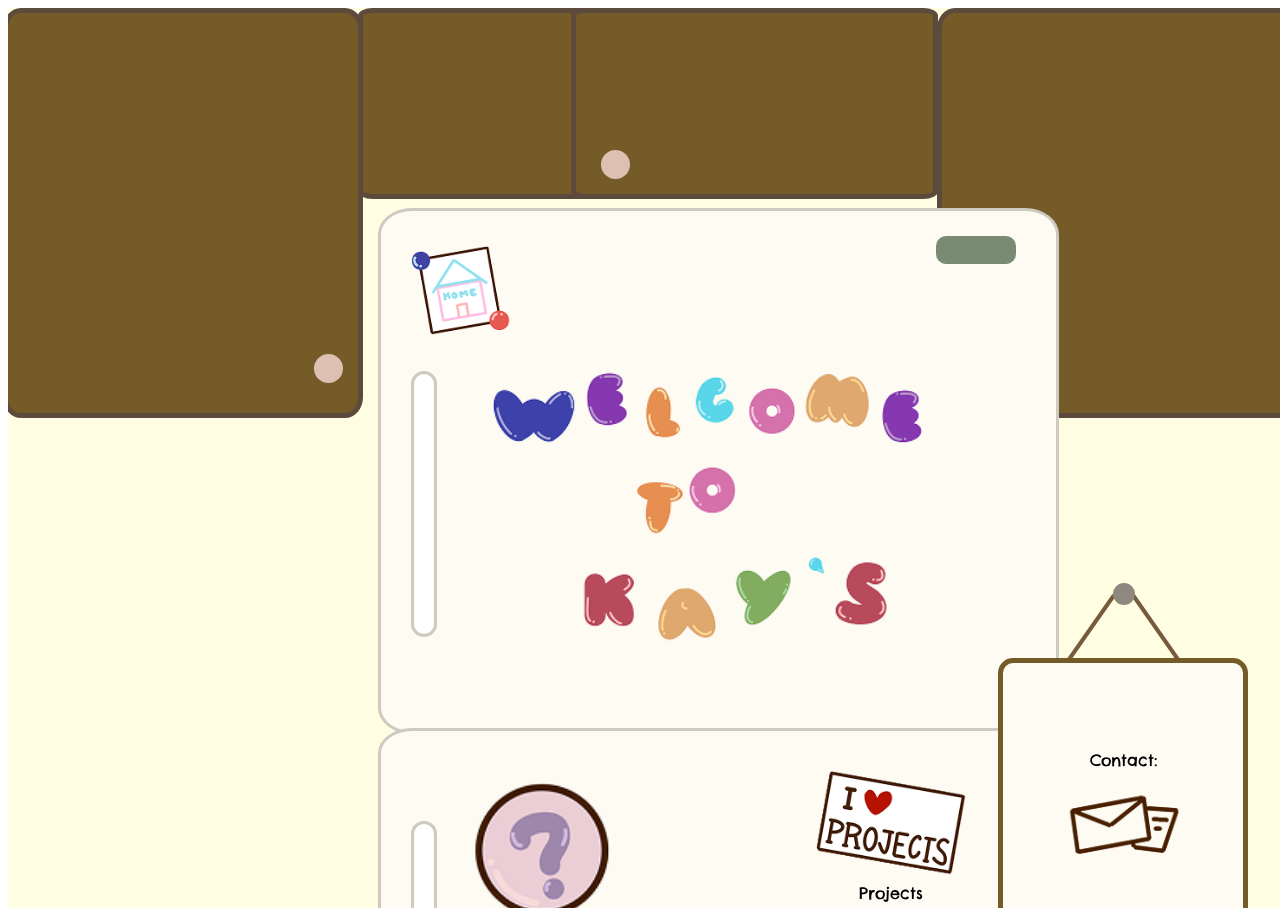
<file: index.html>
<!DOCTYPE html>
<html lang="en">
<head>
    <meta charset="UTF-8">
    <meta name="viewport" content="width=device-width, initial-scale=1.0">
    <title>Welcome to Kay's Kitchen!</title>
    <link rel="stylesheet" href="style.css">
    <link href="https://fonts.googleapis.com/css2?family=Chelsea+Market&display=swap" rel="stylesheet">
</head>
<body>

    <div class = "kitchen-page">

        <div class="cabinet overhead1-cabinet">
            <div class="handle1"></div>
        </div>

        <div class="cabinet overhead2-cabinet">
            <div class="handle2"></div>
        </div>

        <div class="cabinet left-cabinet">
            <div class="handle3"></div>
        </div>

        <div class="cabinet right-cabinet">
            <div class="handle4"></div>
        </div>

     <div class="cabinet lower-right-cabinet">
        <div class="counter-top"></div>
     </div>
     
     <div class="fridge-top">

        <div class="welcome-to-kay">
            <img src="Images/Welcome magnets.png" alt="Welcome magnets">
        </div>

        <div class="home">
            <img src="Images/home.png" alt="Home magnets">
        </div>

        <div class="fridge-label"></div>

        <div class="fridge-handle1"></div>
        </div>
    
<div class="fridge-bottom">

    <div class="FAQ" onmouseenter="playDing()">
        <a href="faq.html" style="text-decoration: none; color: inherit;">
        <img src="Images/FAQ.png" alt="FAQ magnet">
        <p>FAQ</p>
        </a>
    </div>

    <div class="projects" onmouseenter="playDing()">
        <a href="projects.html" style="text-decoration: none; color: inherit;">
        <img src="Images/projects.png" alt="Projects magnet">
        <p>Projects</p>
        </a>
    </div>

    <div class="me" onmouseenter="playDing()">
        <a href="about.html" style="text-decoration: none; color: inherit;">
            <img src="Images/about me.png" alt="About me magnet">
            <p>About me!</p>
        </a>
    </div>

    <div class="phone-box" onmouseenter="playDing()">
        <a href="socials.html" style="text-decoration: none; color: inherit;">
        <img src="Images/socials.png" alt="Socials magnet">
        <p>Socials</p> 
    </a>
</div>

        <div class="fridge-handle2"></div>
    </div> <div class="line1"></div>
    <div class="line2"></div>
    <div class="pink-paku"></div>

  <div class="contact-board">
        <p class="contact-title">Contact:</p>
        <img src="Images/mail.png" alt="Mail" class="Contact-Icon" 
             onmouseenter="playDing(); showTooltip()" 
             onmouseleave="hideTooltip()"
             onclick="copyEmailAddress()">
    </div>

    <div class="kitchen-floor-space"></div>

    <div class="email-cloud-tooltip" id="email-tooltip">Copy email!</div>

    </div> <audio id="magnet-sound" src="audio/ding.wav"></audio>

 <script>
        function playDing() {
            var sound = document.getElementById("magnet-sound");
            sound.currentTime = 0; 
            sound.play();          
        }

        function copyEmailAddress() {
            var emailText = "khaira.zalfa25@gmail.com";
            navigator.clipboard.writeText(emailText).then(function() {
                var tooltip = document.getElementById("email-tooltip");
                tooltip.innerText = "Copied! ✨"; 
                setTimeout(function() {
                    tooltip.innerText = "Copy email!";
                }, 2000);
            });
        }

        function showTooltip() {
            document.getElementById("email-tooltip").classList.add("show");
        }

        function hideTooltip() {
            document.getElementById("email-tooltip").classList.remove("show");
        }
    </script>
    
</body>
</html>
</file>
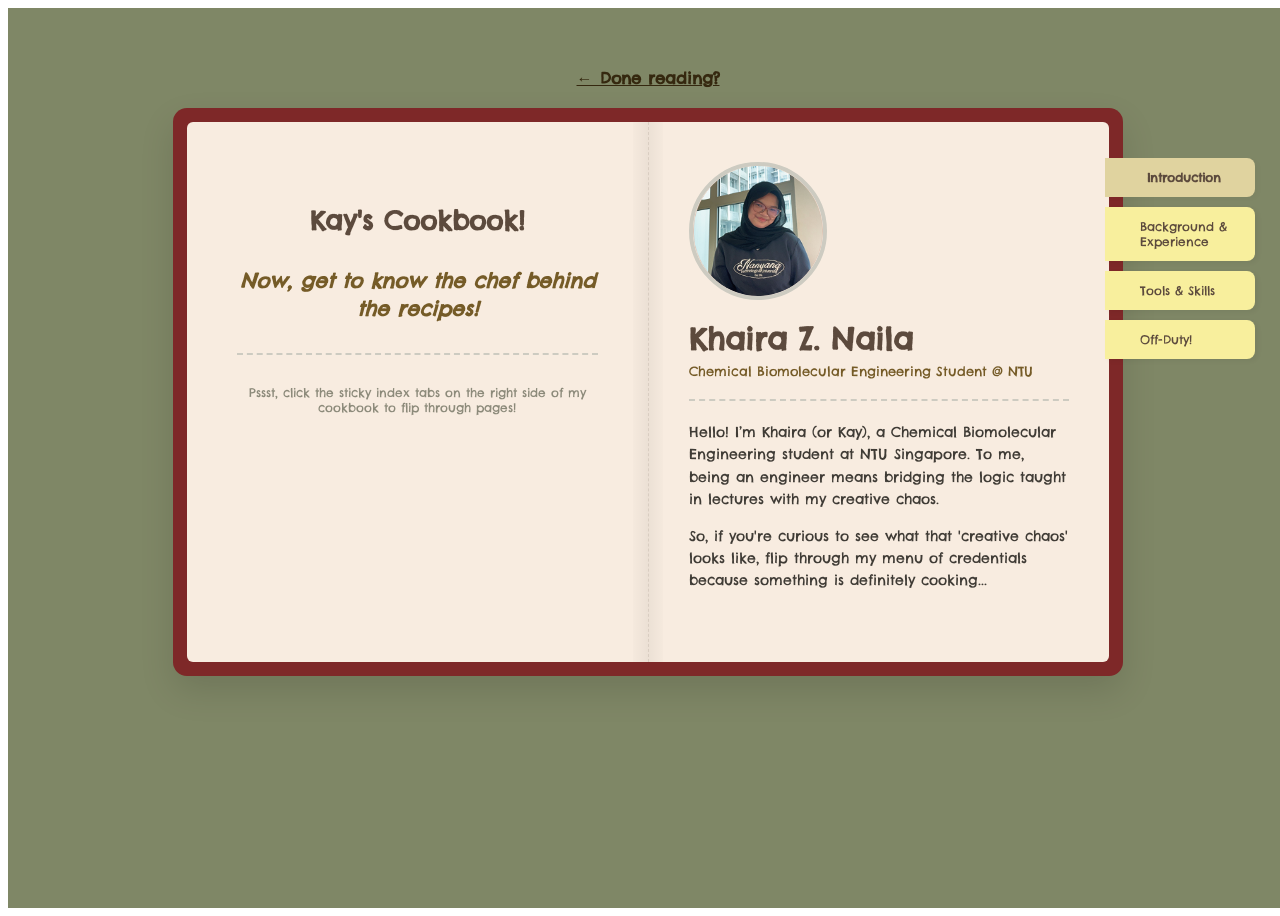
<file: about.html>
<!DOCTYPE html>
<html lang="en">
<head>
    <meta charset="UTF-8">
    <meta name="viewport" content="width=device-width, initial-scale=1.0">
    <title>About Me - Kay's Kitchen</title>
    <link rel="stylesheet" href="style.css">
    <link href="https://fonts.googleapis.com/css2?family=Chelsea+Market&display=swap" rel="stylesheet">
</head>
<body>
    <div class="kitchen-page" style="background-color: #7F8766 !important;">
        
        <div class="about-wrapper">
            <p class="faq-back-link"><a href="index.html">← Done reading?</a></p>

            <div class="cookbook-binder">
                
                <!-- 📑 THE STICKY INDEX TABS -->
                <div class="book-tabs">
                    <button class="tab-btn active" id="btn-welcome" onclick="openTab('welcome', this)">Introduction</button>
                    <button class="tab-btn" onclick="openTab('ingredients', this)">Background & Experience</button>
                    <button class="tab-btn" onclick="openTab('experience', this)">Tools & Skills</button>
                    <button class="tab-btn" onclick="openTab('facts', this)">Off-Duty!</button>
                </div>

                <div class="book-interior">
                    
                    <!-- 📖 LEFT SPREAD PAGES -->
                    <div class="book-half left-page">
                        
                        <!-- TAB 1 LEFT PANEL: WELCOME INTRO -->
                        <div id="welcome-left" class="tab-content active-panel">
                            <div class="welcome-menu-box">
                                <h2 class="welcome-heading">Kay's Cookbook!</h2>
                                <p class="chef-quote">Now, get to know the chef behind the recipes!</p>
                                <hr class="dashed-line">
                                <p class="hint-text">Pssst, click the sticky index tabs on the right side of my cookbook to flip through pages!</p>
                            </div>
                        </div>

                        <!-- 🚨 FIXED: TAB 2 LEFT PANEL IS NOW ACADEMIC BACKGROUND -->
                       <!-- 📖 TAB 2 LEFT PANEL: ACADEMICS + LAB WORK -->
                        <div id="ingredients-left" class="tab-content">
                            <h3 class="recipe-heading">Academic Background</h3>
                            <div class="edu-block">
                                <h4>Nanyang Technological University</h4>
                                <p class="edu-timeline">August 2024 - Present</p>
                                <p>B.Eng. - Chemical and Biomolecular Engineering</p>
                                <p class="edu-grad">Expected Graduation: June 2028</p>
                                
                                <hr class="dashed-line" style="margin: 15px 0;">
                                
                                <h4>MAN 2 Pekanbaru, Indonesia</h4>
                                <p class="edu-timeline2">July 2021 - May 2024</p>
                                <p>Science Stream • <span class="prestasi">Ranked top 10 out of 300</span></p>
                            </div>

                    
                            <h3 class="recipe-heading" style="margin-top: 25px;">Lab Experience</h3>
                            <div class="ingredient-grid">
                                <p style="line-height: 1.6; color: #3F3B35; margin: 0;">
                                    • Convection Heat Transfer Analysis <br>
                                    • Fluidization & Cooling Tower Dynamics <br>
                                    • Liquid Diffusion & Error Modeling
                                </p>
                            </div>
                        </div>
                            
                        <!-- TAB 3 LEFT PANEL: TECHNICAL TOOLS & COMPETENCIES -->
                        <div id="experience-left" class="tab-content">
                            <h3 class="recipe-heading">Technical Tools</h3>
                            <div class="ingredient-grid">
                                <h4>Engineering Software</h4>
                                <p>MATLAB, Python, Aspen HYSYS, Excel, Luau</p>
                                <h4>Design & Media</h4>
                                <p>Figma, Canva, Filmora</p>
                                <h4>Web Stack</h4>
                                <p>HTML, CSS, Javascript</p>
                            </div>
                            <h3 class="recipe-heading">Engineering Competencies</h3>
                            <div class="eng">
                                <p>~ Thermodynamics</p>
                                <p>~ Heat Mass Transfer</p>
                                <p>~ Fluid Systems</p>
                                <p>~ Mass & Energy Balance</p>
                            </div>
                        </div>

                        <!-- TAB 4 LEFT PANEL: DEFAULT LEFT FOR OFF-DUTY -->
                        <div id="facts-left" class="tab-content">
                            <h3 class="recipe-heading">Off-Duty Passions</h3>
                            <div class="ingredient-grid" style="line-height: 1.6; color: #3F3B35;">
                                <h4>🥖 Food Craft</h4>
                                <p style="margin-bottom: 12px;">What inspired this web in the first place! FOOD! Currently obsessed with cultivating sourdough, fermenting yogurt from scratch, and baking way too many cinnamon rolls.</p>
                                
                                <h4>🎤 Music</h4>
                                <p style="margin-bottom: 12px;">I've done everything from singing in a cappella groups to coaching vocals. Now, I'm the captain of my hall's jam band! But honestly, I'm always down to completely lose my voice at a karaoke night.</p>

                                <h4>✏️ Art & Doodles</h4>
                                <p style="margin-bottom: 0;">Doodling has been a little hobby of mine since I picked up a pencil. Fun fact: I actually hand-drew all the graphics and elements you see on this website directly on my iPad! :D</p>
                            </div>
                        </div>
                        
                    </div> 


                    <!-- RIGHT SPREAD PAGES -->
                    <div class="book-half right-page">
                        
                        <!-- TAB 1 RIGHT PANEL: BIOGRAPHY SUMMARY -->
                        <div id="welcome-right" class="tab-content active-panel">
                            <div class="chef-avatar-frame">
                                <img src="Images/kay.png" alt="Chef Khaira" class="chef-avatar">
                            </div>
                            <h1 class="chef-name">Khaira Z. Naila</h1>
                            <p class="chef-subtitle">Chemical Biomolecular Engineering Student @ NTU</p>
                            <hr class="page-divider">
                            <p class="chef-intro-p">Hello! I’m Khaira (or Kay), a Chemical Biomolecular Engineering student at NTU Singapore. To me, being an engineer means bridging the logic taught in lectures with my creative chaos.</p>
                            <p class="chef-intro-p2">So, if you're curious to see what that 'creative chaos' looks like, flip through my menu of credentials because something is definitely cooking...</p>
                        </div>

                    
                        <!-- TAB 2 RIGHT PANEL: COMPS + LEADERSHIP -->
                        <div id="ingredients-right" class="tab-content">
                            <h3 class="recipe-heading">Hackathons & Competitions</h3>
                            <div class="ingredient-grid">
                                <h4>NTU x Garena Roblox Dev Competition (2026)</h4>
                                <p style="margin-bottom: 10px;"> <strong>Representative's Choice</strong> — Co-developed a Roblox game using Luau! Super chaotic but so rewarding.</p>
                                
                                <h4>IREC UGM National Speech (2023)</h4>
                                <p style="margin-bottom: 10px;"> <strong>2nd Place Winner</strong> — Pitched intense global themes to a national panel of judges!</p>
                                
                                <h4>L'Oreal Brandstorm Hackathon (2026)</h4>
                                <p style="margin-bottom: 0;"> <strong>Project Participant</strong> — Co-engineered a sustainable fragrance experience alongside my besties.</p>
                            </div>
                            <h3 class="recipe-heading" style="margin-top: 25px;">Leadership Experience!</h3>
                            <div class="ingredient-grid">
                                <h4>NTU CCEB Club - Head of Clan</h4>
                                <p style="margin-bottom: 0;"> Directed event operations, budgeting, and manpower allocation to create fun student bonding events for my faculty!</p>
                            </div>
                        </div>

                        <!-- TAB 3 RIGHT PANEL: STAR RATING GRID -->
                        <div id="experience-right" class="tab-content">
                            <h3 class="recipe-heading language-heading">Language Proficiency</h3>
                            <div class="language-container">
                                <div class="lang-row">
                                    <span class="lang-name">English</span>
                                    <div class="stars">
                                        <span class="star filled">★</span>
                                        <span class="star filled">★</span>
                                        <span class="star filled">★</span>
                                        <span class="star filled">★</span>
                                        <span class="star filled">★</span>
                                    </div>
                                </div>
                                <div class="lang-row">
                                    <span class="lang-name">Bahasa Indonesia</span>
                                    <div class="stars">
                                        <span class="star filled">★</span>
                                        <span class="star filled">★</span>
                                        <span class="star filled">★</span>
                                        <span class="star filled">★</span>
                                        <span class="star filled">★</span>
                                    </div>
                                </div>
                                <div class="lang-row">
                                    <span class="lang-name">Arabic</span>
                                    <div class="stars">
                                        <span class="star filled">★</span>
                                        <span class="star filled">★</span>
                                        <span class="star">☆</span>
                                        <span class="star">☆</span>
                                        <span class="star">☆</span>
                                    </div>
                                </div>
                                <div class="lang-row">
                                    <span class="lang-name">Chinese</span>
                                    <div class="stars">
                                        <span class="star filled">★</span>
                                        <span class="star">☆</span>
                                        <span class="star">☆</span>
                                        <span class="star">☆</span>
                                        <span class="star">☆</span>
                                    </div>
                                </div>
                            </div>
                        </div>

                        <!-- TAB 4 RIGHT PANEL: USER FACTS PANEL -->
                        <div id="facts-right" class="tab-content">
                            <h3 class="recipe-heading">Chef's Fun Facts</h3>
                            <div class="ingredient-grid" style="line-height: 1.6; color: #3F3B35;">
                                <h4>Global Living</h4>
                                <p style="margin-bottom: 12px;">Was born in Indonesia but raised in 6 different cities (2 of which were in the U.S.)! So I've had to learn to be quite adaptive to new environments.</p>
                                
                                <h4>Mothering</h4>
                                <p style="margin-bottom: 12px;">I may be a full time engineering student, but am also a part time mother to an absolutely spoiled mini-rex rabbit.</p>

                                <h4>Sweet Tooth</h4>
                                <p style="margin-bottom: 0;">Once again, I love food. So as big as my love for baking can be, my love for eating is even bigger. I can never eat a meal without having dessert after!</p>
                            </div>
                        </div>

                     </div> <!-- Closes right-page -->
                </div> <!-- Closes book-interior -->
            </div> <!-- Closes cookbook-binder -->
        </div> <!-- Closes about-wrapper -->
    </div> <!-- Closes kitchen-page -->

    <audio id="twinkle-sound" src="audio/twinkle.wav"></audio>
    <audio id="page-flip-sound" src="audio/book.wav"></audio>

    <script>
        // --- THE TWINKLE HOVER ENGINE ---
        window.addEventListener("DOMContentLoaded", function() {
            var stars = document.getElementsByClassName("star");
            for (var i = 0; i < stars.length; i++) {
                stars[i].addEventListener("mouseenter", function() {
                    var twinkle = document.getElementById("twinkle-sound");
                    if (twinkle) {
                        twinkle.currentTime = 0;
                        twinkle.play();
                    }
                });
            }
        });

        // Tab Switching Engine
        function openTab(chapterName, currentBtn) {
            var sound = document.getElementById("page-flip-sound");
            if(sound) { sound.currentTime = 0; sound.play(); }

            var panels = document.getElementsByClassName("tab-content");
            for (var i = 0; i < panels.length; i++) { panels[i].classList.remove("active-panel"); }
            
            var buttons = document.getElementsByClassName("tab-btn");
            for (var i = 0; i < buttons.length; i++) { buttons[i].classList.remove("active"); }
            
            document.getElementById(chapterName + "-left").classList.add("active-panel");
            document.getElementById(chapterName + "-right").classList.add("active-panel");
            currentBtn.classList.add("active");
        }
    </script>
</body>
</html>
</file>
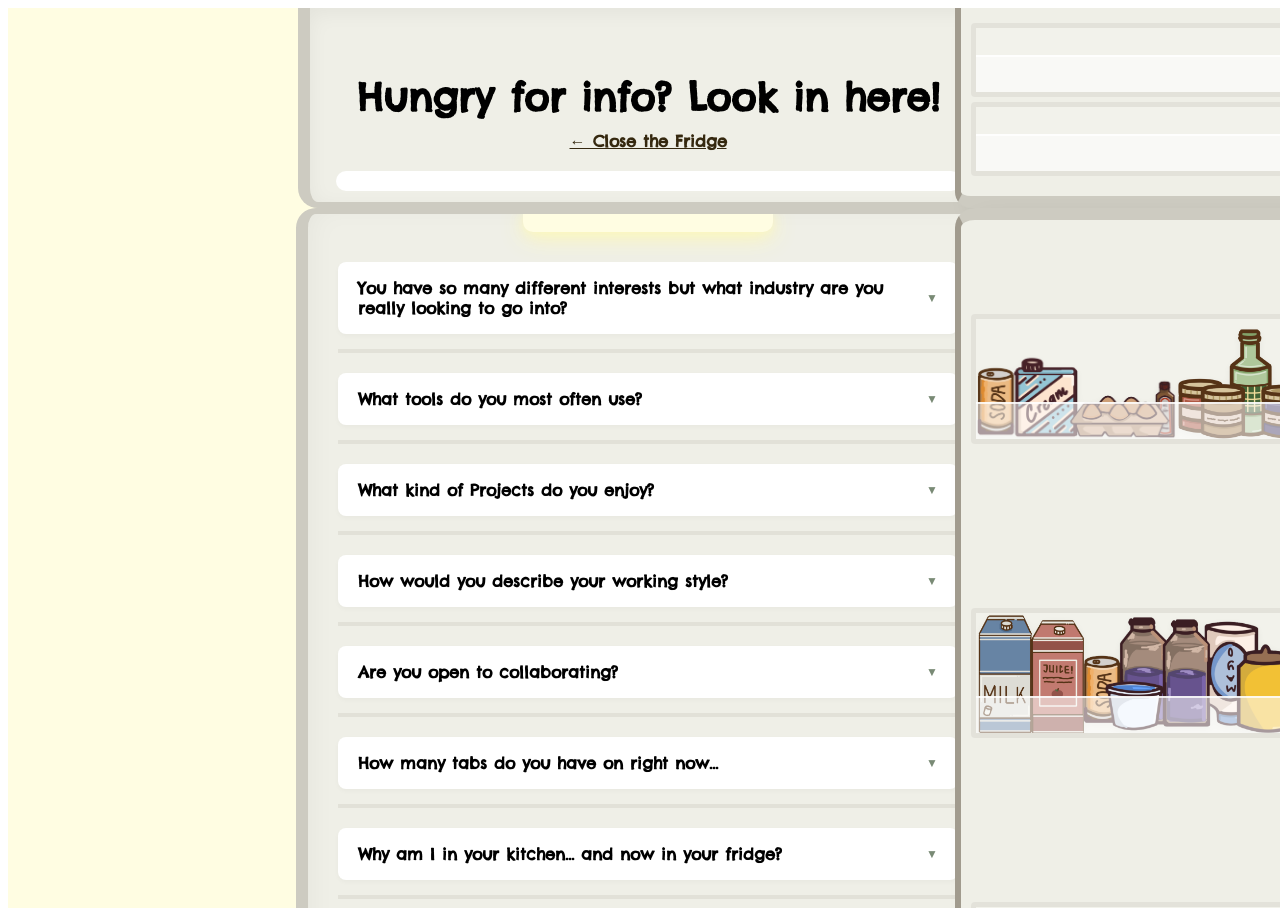
<file: faq.html>
<!DOCTYPE html>
<html lang="en">
<head>
    <meta charset="UTF-8">
    <meta name="viewport" content="width=device-width, initial-scale=1.0">
    <title>FAQs - Kay's Kitchen</title>
    <link rel="stylesheet" href="style.css">
    <link href="https://fonts.googleapis.com/css2?family=Chelsea+Market&display=swap" rel="stylesheet">
</head>
<body>
    <div class="kitchen-page">

        <div class="faq-freezer-door">
            <h1 class="page-title">Hungry for info? Look in here!</h1>
            <p class="faq-back-link"><a href="index.html">← Close the Fridge</a></p>
            <div class="faq-freezer-shelf"></div>
        </div>

        <div class="fridge-container">
            
            <div class="fridge-light"></div>

            
            <div class="fridge-shelves-area">

                <div class="faq-shelf">
                    <div class="faq-item">
                        <div class="faq-question" onclick="toggleFaq(this)">
                            <span>You have so many different interests but what industry are you really looking to go into?</span>
                            <span class="arrow">▼</span>
                        </div>
                        <div class="faq-answer">
                            <p>Well my main focus is Chemical Engineering so of all the industries, I am most interested in Food Science (if you can't already tell). However, I am curious about other industries too such as FMCG, Pharmaceuticals, Oil and Gas, or even Tech/Design! Ultimately, I just love creating cool things from scratch, no matter the sector!</p>
                        </div>
                    </div>
                </div>

                <div class="faq-shelf">
                    <div class="faq-item">
                        <div class="faq-question" onclick="toggleFaq(this)">
                            <span>What tools do you most often use?</span>
                            <span class="arrow">▼</span>
                        </div>
                        <div class="faq-answer">
                            <p>Depends! For lab/data work, I mainly use MATLAB, Jupyter Notebook, and Excel. Plus I've had some experience in HYSYS too! However for design, I use Canva for editing, Ibis Paint x for drawing, and Figma to create UI/UX or Frameworks like for this portfolio website! Then for Game Dev, I use Roblox Studio and am learning Unity.</p>
                        </div>
                    </div>
                </div>

                <div class="faq-shelf">
                    <div class="faq-item">
                        <div class="faq-question" onclick="toggleFaq(this)">
                            <span>What kind of Projects do you enjoy?</span>
                            <span class="arrow">▼</span>
                        </div>
                        <div class="faq-answer">
                            <p>Anything that tests my creativity, really! For instance, when I joined L’oreal Brandstorm 2026, my friends and I made a sustainable product that was built to customize your preferred scent. Figuring out not only the science behind the fragrance but also the design of the product itself was a really fun challenge to tackle. Projects like that are what truly excite me.</p>
                        </div>
                    </div>
                </div>

                <div class="faq-shelf">
                    <div class="faq-item">
                        <div class="faq-question" onclick="toggleFaq(this)">
                            <span>How would you describe your working style?</span>
                            <span class="arrow">▼</span>
                        </div>
                        <div class="faq-answer">
                            <p>Highly collaborative, adaptive, and driven (especially on things I am passionate about :D).</p>
                        </div>
                    </div>
                </div>

                <div class="faq-shelf">
                    <div class="faq-item">
                        <div class="faq-question" onclick="toggleFaq(this)">
                            <span>Are you open to collaborating?</span>
                            <span class="arrow">▼</span>
                        </div>
                        <div class="faq-answer">
                            <p>OF COURSE! Feel free to contact me via socials/email on that!</p>
                        </div>
                    </div>
                </div>

                <div class="faq-shelf">
                    <div class="faq-item">
                        <div class="faq-question" onclick="toggleFaq(this)">
                            <span>How many tabs do you have on right now...</span>
                            <span class="arrow">▼</span>
                        </div>
                        <div class="faq-answer">
                            <p>On my laptop or in my mind? Probably 50 for both.</p>
                        </div>
                    </div>
                </div>

                <div class="faq-shelf">
                    <div class="faq-item">
                        <div class="faq-question" onclick="toggleFaq(this)">
                            <span>Why am I in your kitchen... and now in your fridge?</span>
                            <span class="arrow">▼</span>
                        </div>
                        <div class="faq-answer">
                            <p>Kitchen? Because this is where my creativity shines! Fridge? I don’t know, you were probably looking for snacks but found my portfolio instead. </p>
                        </div>
                    </div>
                </div>

                </div> <div class="crisper-drawer">
                <div class="crisper-handle"></div>
                <div class="crisper-food-assets">
                   <img src="Images/joesd.png" alt="Jam 1" class="joesd">
            <img src="Images/butter.png" alt="Jam 2" class="butter">
            <img src="Images/cucumber.png" alt="Jam 3" class="egg">
                </div>

            </div>
</div> <div class="fridge-door-panel freezer-door">
            <div class="door-shelf">
                <div class="door-shelf-rail"></div>
            </div>
            <div class="door-shelf">
                <div class="door-shelf-rail"></div>
            </div>
        </div>

        <div class="fridge-door-panel main-door">
            
          <div class="door-shelf">
    <div class="door-bottle-row">
        <img src="Images/egg.png" alt="egg" class="door-egg">
        <img src="Images/jams.png" alt="Mayo" class="short-jar">
    </div>
    <div class="door-shelf-rail"></div>
</div>

            <div class="door-shelf">
                <div class="door-bottle-row">
                    <img src="Images/milk.png" alt="milk" class="door-milk">
                    <img src="Images/mayo.png" alt="mayo" class="door-mayo">
                </div>
                <div class="door-shelf-rail"></div>
            </div>

            <div class="door-shelf">
                <div class="door-shelf-rail"></div>
            </div>

         

        </div> 
    
        <div class="floor-faq"></div>
    
    </div> 
    
    <audio id="fridge-creak" src="audio/fridge.wav"></audio>

    <script>
        function toggleFaq(element) {
            var sound = document.getElementById("fridge-creak");
            sound.currentTime = 0;
            sound.play();

            var item = element.parentElement;
            item.classList.toggle("active");
        }
    </script>
</body>
</html>
</file>
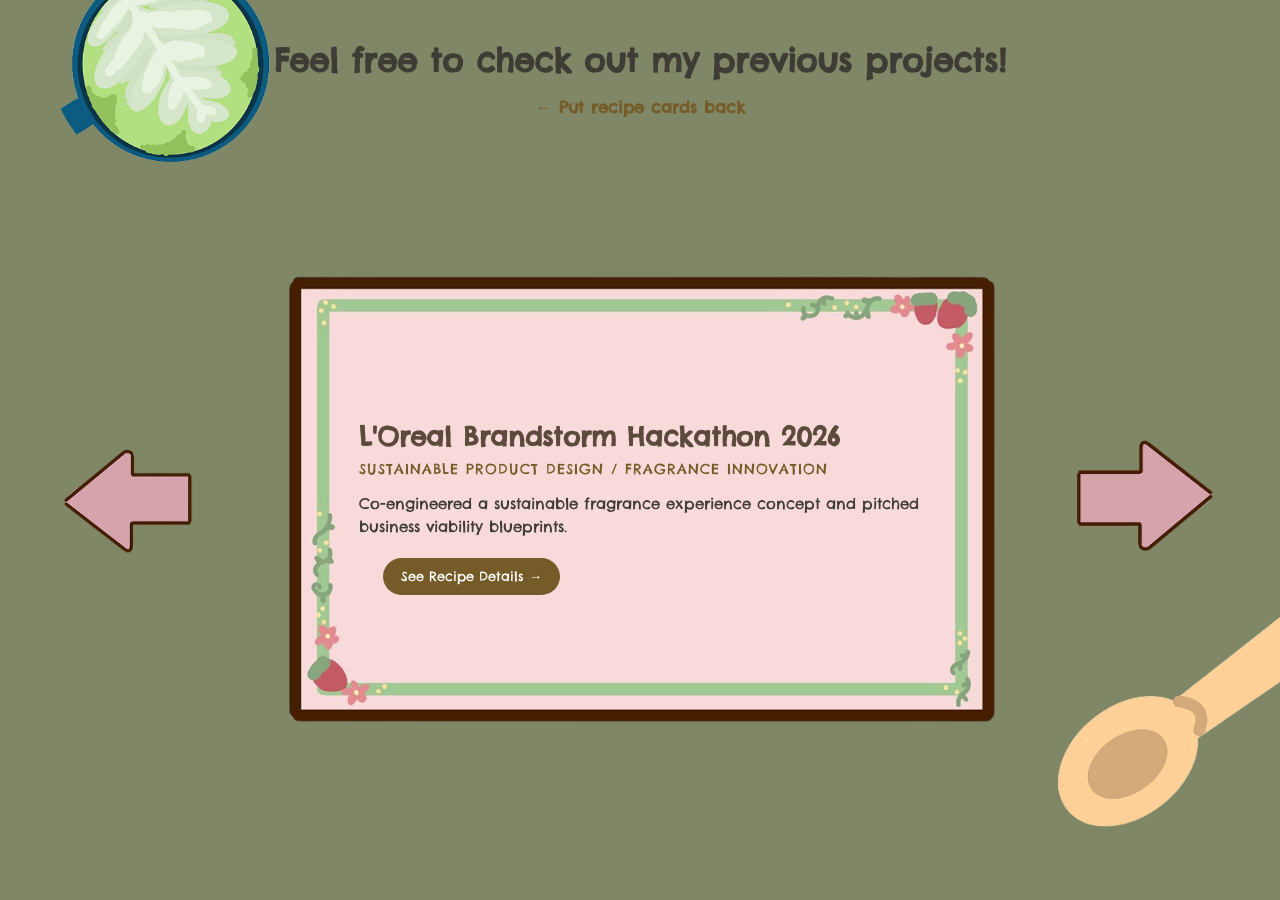
<file: projects.html>
<!DOCTYPE html>
<html lang="en">
<head>
    <meta charset="UTF-8">
    <meta name="viewport" content="width=device-width, initial-scale=1.0">
    <title>Projects - Kay's Kitchen</title>
    <link rel="stylesheet" href="style.css"> 
    <link href="https://fonts.googleapis.com/css2?family=Chelsea+Market&display=swap" rel="stylesheet">
</head>
<body class="projects-body">

    <!-- Wrapper that blurs when the modal cookbook opens up -->
    <div id="main-content-wrapper">
        <h1 class="projects-main-title">Feel free to check out my previous projects!</h1>
        <p style="text-align: center; margin-bottom: 20px;"><a href="index.html" class="put-back-link">← Put recipe cards back</a></p>

        <div class="kitchen-counter">
            <!-- Top Left Matcha Cup Asset -->
            <div class="matcha-cup">
                <img src="Images/matcha latte.png" alt="matcha" class="matcha">
            </div>

            <div class="carousel-container">
                <!-- Left Arrow using your custom hand-drawn asset -->
                <button class="arrow-btn left-arrow" onclick="moveSlide(-1)">
                    <img src="Images/left.png" alt="Previous">
                </button>

                <!-- The Recipe Card Display Viewport -->
                <div class="recipe-card" id="active-card">
                    <div class="card-content">
                        <h2 id="project-title">Project Title Loading...</h2>
                        <span id="project-tags">Category / Stack</span>
                        <p id="project-desc">Short hook description goes here...</p>
                        <button class="see-more-btn" onclick="expandProject()">See Recipe Details →</button>
                    </div>
                </div>

                <!-- Right Arrow using your custom hand-drawn asset -->
                <button class="arrow-btn right-arrow" onclick="moveSlide(1)">
                    <img src="Images/right.png" alt="Next">
                </button>
            </div>

            <!-- Bottom Right Spatula Asset -->
            <div class="wooden-spoon">
                <img src="Images/spatula.png" alt="spoon" class="spoon">
            </div>
        </div>
    </div>

    <div id="project-modal" class="modal">
        <div class="modal-backdrop" onclick="closeProject()"></div>
        <div class="modal-scroll-container">
            
            <div class="expanded-recipe-sheet">
                <span class="close-modal" onclick="closeProject()">&times;</span>
                
                <h2 id="modal-title">Detailed Title</h2>
                <div id="modal-body">Full project content goes here...</div>
            </div>
            
        </div>
    </div>
    </div>

<audio id="ding-sound" src="audio/dong.wav"></audio>
    <audio id="shuffle-sound" src="audio/card.wav"></audio>

    <script>
       const projectsData = [
           {
    title: "L'Oreal Brandstorm Hackathon 2026",
    tags: "Sustainable Product Design / Fragrance Innovation",
    desc: "Co-engineered a sustainable fragrance experience concept and pitched business viability blueprints.",
    details: `
        <h3>Main Goal</h3>
        <p>Our mission was to create a next-generation fragrance experience that bridged creativity, tech, and sustainability which can in turn, redefine how consumers can connect with luxury tech.</p>
        
        <h3>Ideation</h3>
        <p>Before jumping straight into innovating, we firstly needed to figure out what exactly was an on-going issue in fragrance. Through research, we learned it was personalization. Gen Z is rapidly becoming the core driver of the luxury market, and if there is one thing my generation demands, it's a way to truly express our authentic identity. We wanted to create a product that kept its high-end luxury feel and sustainable design, but doubled as a fluid outlet for self-expression.</p>
        <p>But we didn't want to lock older generations out of the experience either! To bridge the gap between Gen Z's love for custom vibes and the broader market, we hit on our best idea: anchoring our entire fragrance story around "Life Stages."</p>
        
        <h3>Product</h3>
        <p>We wanted to specifically highlight “Life Stages” as it is an experience every person shares, no matter the background. Hence the following stages: <em>Becoming, Desire, Loss, Journey, Wisdom</em>; became the core of our collection. Each stage is paired with a specific base note, reflecting the scent of where you’re at in your life. This is where personalization comes to play: these base notes will be paired with top & middle notes of the consumer’s preferred scent. As an added tribute to the theme, we chose the bottle itself to look like an hourglass with the base note and top/middle note bottles stacked into one perfume! So when you snap the two pieces together, it literally forms a physical hourglass that holds your entire custom scent profile.</p>
        
        <img src="Images/LOREAL BRANDSTORM (2).png" class="project-media-img" alt="L'Oreal Life Code Fragrance Product Design">

        <h3>Experience</h3>
        <p>To make the whole collection come to life, we designed an in-store retail experience too! Inside the store, consumers begin with an interactive questionnaire booth to assist them in finding their identity in the form of a perfume. Once their unique stage and personalized scent notes are selected, further customization can be applied by choosing cute decorative charms to hang on their fragrance bottles!</p>
        
        <img src="Images/2.png" class="project-media-img" alt="In-Store Retail Ritual Experience Concept">

        <h3>Packaging Sustainability & Costs</h3>
        <p>This portion of the project was my main focus! I wanted to make sure that our product refrained from being outrageously expensive while still being kind to the Earth. Something I implemented was the <strong>forever vessel</strong> concept. Instead of people throwing away a luxury glass bottle every single time they finish a fragrance, the main hourglass structure acts as a permanent keepsake. Then once the perfume inside runs out, customers could simply buy refillables. This builds emotional attachment to the bottle all while massively cutting down on glass waste!</p>
        <p>From there, I focused on sourcing materials for the rest of the assembly that were sustainable but wouldn't break the bank. For the outer frame, I chose <em>Arboform</em> (a type of "liquid wood"), and for the outer packaging, I went with a molded pulp made from sugarcane waste that easily snaps shut. To give the judges a clear breakdown of the economics, I put everything into this cost-structure table:</p>
        
        <img src="Images/LOREAL TABLE.png" class="project-media-img" alt="L'Oreal Life Code Cost Structure Table">
        
        <h3>Takeaways</h3>
        <p>Though we didn’t win, it was still so fun designing this product with my besties. This hackathon taught me a lot about the fragrance industry too! From the deep chemistry and sustainability science behind it, to the actual costs, material sourcing, and luxury marketing. It was a wild ride, but seeing our engineered concept come together was the ultimate reward! (Also biggest shout out to my friends, couldn't have done it without them :D)</p>
    `
},
            {
                title: "Garena x NTU Roblox Game Development",
                tags: "Game Programming / Systems Architecture / Luau",
                desc: "Co-developed a mobile-optimized survival horror game from scratch and won Representatives' Choice.",
                details: `
                    <h3>Main Idea</h3>
                    <p>As a long-time gamer on Roblox, I gasped at the sight of a Roblox game development competition and knew I had to join. After assembling our squad of 4, one of my teammates already had an idea inspired by a TikToker whose job was packing up bread orders in a warehouse. We then set off to develop a silly horror game where players are tasked to pack bread orders while surviving through the random creepy events for the next 4 nights.</p>
                    
                    <h3>Task Management</h3>
                    <p>To actually develop the game, we each assigned everyone a specific area to work on. My friends handled the bread pick up system, lobby design, the monster, shelf layout randomizers, and more! Meanwhile, I stepped up as the <strong>Lead Gameplay & Systems Programmer</strong>, focusing on the core mechanics that shaped the player's survival experience, environmental atmosphere, and game flow.</p>
                    <p>Specifically, I engineered and scripted:</p>
                    <ul>
                        <li><strong>Player Survival Mechanics:</strong> Coded a custom sprinting system with an accompanying stamina and health bar system to give players a fighting chance to run away when things went south.</li>
                        <li><strong>The Economy & Survival Shop:</strong> Scripted a functional money system tied to a fully working in-game vending machine where players could buy utility items to help fight off the monsters.</li>
                        <li><strong>Game Flow & Cinematic Transitions:</strong> Managed the progression of the storyline by scripting smooth UI transitions between the 4 nights to build suspense.</li>
                        <li><strong>Immersive Atmosphere:</strong> Set up the monster's spooky animations, decorated the main warehouse area to look appropriately creepy, and implemented an interactive walkie-talkie voice system that guides (and terrifies) the player throughout the night!</li>
                    </ul>
                    
                    <h3>Flavoring & Branding</h3>
                    <p>To add to the fun of innovating, we even designed our booth to be interactive with fun giant posters and holdable pieces of bread!</p>
                    
                    <img src="Images/roblox-booth.jpg" class="project-media-img" alt="Garena Roblox Game Assets and Packaging Design">

                    <h3>Challenges</h3>
                    <p>This was actually the first time I had ever worked with Luau or any game developing code so I was already quite intimidated. Despite the fear, I found that learning code was actually a lot of fun for the most part! However, there was one specific part of the game that took us almost a month to solve: Making sure it’s mobile friendly.</p>
                    <p>Most of the team played on their laptops but being the iPad kid that I am, I decided to try playing on mobile. This became both a blessing and a curse. For some reason, nothing worked on mobile. The UIs were not centered or just unproportionally sized, the pick up system didn’t work either, and worst of all I couldn’t move the screen.</p>
                    <p>Being the only mobile user, I took it upon myself to solve these issues. Initially it wasn’t too bad; the UI and pick up system problems were an easy fix! Mostly just resizing and adding physical buttons. The screen issue was a different story though. After weeks of tirelessly checking each UI layer, analyzing the mobile camera system, and even looking for potential bugs or viruses; I decided to officially stand back and have my friend look at the problem.</p>
                    <p>Thankfully, a new set of eyes was exactly what I needed. She dug into the repository and found a lingering line of code from an old script that was accidentally locking the camera script entirely on mobile devices. Having her fresh perspective fix a month-long headache taught me a massive lesson: you don't have to burden yourself with fixing everything alone!</p>
                    
                    <h3>Key Takeaways</h3>
                    <p>Three months and about 500 troubleshooting sessions later, we were awarded <strong>Representatives’ Choice!</strong> To be completely honest, the game itself still has quite a few bugs. However, considering we were only given three months to build everything from scratch <em>and</em> half the team (including me) had never coded a game before, we are beyond proud of what we accomplished! This competition completely proved that diving headfirst into an unfamiliar coding language with an amazing squad can lead to the most rewarding outcomes. ALSO, the game is unfortunately privated by Garena but here's a cute pic of the squad! :D</p>
                    <img src="Images/roblox.jpg" class="project-media-img" alt="Winning Representatives' Choice at Garena x NTU Competition">
                `
            },
          {
                title: "Healthcare Data Analysis",
                tags: "Python / Data Wrangling / Machine Learning",
                desc: "Cleaned a chaotic clinical dataset and trained a Logistic Regression 'detective' model to evaluate patient readmission trends.",
                details: `
                    <h3>Main Task!</h3>
                    <p>This mini project was a graded group assignment from my 'Intro to Data Science and AI' class! After being paired up, we were tasked to evaluate a massive clinical healthcare tracking dataset. The core objective? Figuring out if a patient’s demographic attributes and hospital stay parameters could serve as reliable mathematical predictors for hospital readmission!</p>
                    
                    <h3>Data Clean Up</h3>
                    <p>Before doing any cool modeling, we had to deal with a dataset that was an absolute chaotic mess. I took the reins and prepared the data by loading them up using <strong>Pandas</strong>. However, I immediately hit a wall: missing values weren't clean spaces, they were filled with literal question marks (<code>?</code>). Hence, to fix the mess, I had to run a replacement pipeline to convert those anomalies into clean <code>NaN</code> values and assess the target column statistics.</p>
                    <p>Worse yet, variables like 'age' were stored as string brackets (like <code>[0-10)</code> or <code>[10-20)</code>) which Python completely choked on. I mapped out a manual structural dictionary (e.g., mapping <code>[0-10)</code> to an absolute numerical integer of 5) to force the data into strict mathematical integers that a machine learning architecture could actually process.</p>
                    
                    <h3>Visualizations</h3>
                    <p>Once the dataset was clean, my teammate and I decided to divide the work so that we could both deeply learn different aspects of the data science workflow! He took over the purely biological data variables, while I took complete ownership of the <strong>Lifestyle & Administrative</strong> features (such as age, hospital stay duration, and historical outpatient or emergency visit metrics).</p>
                    <p>For my exploratory lifestyle data analysis, I used <strong>Matplotlib</strong> and <strong>Seaborn</strong> to start hunting for correlation clues:</p>
                    <ul>
                        <li><strong>The Weak Clue:</strong> I plotted a boxplot of <em>Patient Age</em> against <em>Readmission Status</em>. The result? The boxes looked almost completely identical, revealing that age alone was a surprisingly weak, standalone predictor.</li>
                        <li><strong>The Strong Clue:</strong> I pivoted and plotted a second boxplot checking <em>Days Spent in Hospital</em>. This gave me a much stronger statistical signal, showing a clearer upward variance in hospital stay durations for patients who were eventually readmitted.</li>
                    </ul>
                    
                    <h3>Coming Together & Training the Model</h3>
                    <p>After analyzing our respective data domains individually, we came back together to merge our findings and push our combined feature sets into the machine learning stage. Because predicting readmission is a binary "Yes/No" problem, we selected <strong>Logistic Regression</strong> and <strong>Decision Tree</strong> classification frameworks to see which algorithm would handle our multi-layered health metrics better.</p>
                    <p>My primary focus was building out our baseline pipeline: separating the clinical clues from the target answer key, converting the final data structures to clean numerical types, and splitting the dataset into an 80/20 train-test ratio via <strong>Scikit-Learn</strong>. I deployed the Logistic Regression framework, which I affectionately crowned my <em>'Lifestyle Detective'</em> in the notebook script. Meanwhile, we cross-examined its performance metrics against the Decision Tree classifier to look for signs of structural overfitting.</p>
                    <p>After letting the AI study the data and running it through its final test exam, my 'Lifestyle Detective' classification model successfully clocked in a <strong>61.24% accuracy score</strong> in predicting hospital readmission trends strictly from fundamental lifestyle and administrative metrics.</p>
                    
                    <h3>Takeaways</h3>
                    <p>So in the end, our final data analysis revealed that <strong>a patient’s historical hospital stay record is a vastly stronger warning sign for readmission than their clinical biological data!</strong> While the Decision Tree model proved highly effective at isolating those high-risk individuals, the overall takeaway completely reshaped how we look at healthcare data. We realized that to actively cut down on readmission rates, medical staff must look far beyond blood test results and prioritize strategic discharge plans for patients with a clear history of frequent hospital visits.</p>
                    <p>Looking back, I was honestly terrified of this project at first because of the sheer amount of coding, but diving into the data turned out to be such an eye-opening experience and ended up being a blast! :3</p>
                `
            },
           {
                title: "OatLab: Craft Oat Milk Experiment",
                tags: "Food Science / Product Branding",
                desc: "Explored food chemistry mechanics to engineer a non-slimy, artisanal oat milk line with nostalgic flavors.",
                details: `
                    <h3>OatLab Origin Story</h3>
                    <p>Since it was winter break, I wanted to conduct a little passion project experiment inspired by my love for oat milk! However, I didn’t want to just simply make my own oat milk; I wanted to actually learn the food science behind industrial milk alternatives while experimenting with unique flavor profiles in my own kitchen! Hence, OatLab was born!</p>
                    
                    <h3>The Science!</h3>
                    <p>Before jumping in, I decided to firstly understand what oat milk is. I’m sure anyone who has tried blending oats at home knows the biggest enemy is the texture. I learned the struggle with oat milk is that as soon as the oats hit water, they release starches that turn incredibly slimy.</p>
                    <p>To figure out how industrial brands get it so smooth, I did some digging into the chemical mechanics of food science. That’s when I learned about enzymatic breakdown. To fix the slime issue in my own kitchen, I sourced <strong>alpha-amylase enzyme powder</strong> to use during the heating phase. The enzyme acts like molecular scissors, chopping up those long-chain oat starches into simple sugars. Not only did this completely defeat the slimy texture, but it also gave the milk a perfectly smooth consistency and a natural, subtle sweetness without adding extra sugar!</p>
                    <p>Once I got the texture perfectly smooth, I thought it was the end of my learning. Turns out, over time, my oat milk started to separate and curdle. Personally, it wasn’t a big deal to me since shaking or reblending brought back its texture, however I wanted to further research why this was happening. Interestingly, oat proteins are incredibly sensitive to heat and acidity, which is why homemade oat milk notoriously curdles if you drop it into a hot cup of coffee. In my case, adding my custom banana syrup had introduced just enough acidity to slowly destabilize the mixture. Because it takes time for the uncharged protein molecules to passively drift, collide, and stick together, the curdling only showed up after it sat for a while.</p>
                    
                    <h3>Flavoring</h3>
                    <p>Now the innovation part! I have quite a soft spot for nostalgic flavors so I landed on pandan, banana bread, and cookies & cream. To add the fun of innovating, I even created little packaging mockups for each flavor!</p>
                    
                    <img src="Images/banana-bread.png" class="project-media-img" alt="banana">
                    <img src="Images/pandan.png" class="project-media-img" alt="pandan">
                    <img src="Images/cookies&cream.png" class="project-media-img" alt="cookies">

                    <p>For the actual flavoring process, pandan and cookies & cream were the easy ones! Pandan flavoring was something I already had on hand whereas cookies & cream simply used vanilla extract and chocolate cookies. Banana bread however was tougher to crack. I decided to make a banana syrup using brown butter, mashed bananas, and brown sugar though it didn’t exactly go as planned (Note to self: do not put real butter in a refrigerated drink). Because butter is fat, it completely separated from the liquid base. Once I put the oat milk in the fridge, the temperature dropped, causing the floating oils to separate and literally freeze into solid little chunks of butter floating at the top.</p>
                    <p>After doing some panic-research, I found out that people use <strong>Xanthan Gum</strong> and <strong>Gum Arabic</strong> to pull this off. Basically, Gum Arabic acts as an emulsifier where one side loves water and the other loves fat, so it forces the oil and water to bond together. Xanthan Gum then thickens the liquid to physically trap the fat droplets so they can't float to the top and solidify. Now with that said, you may think I tried getting my hands on these emulsifiers but…. By then, I had to end my experiment due to the end of winter break (Tragic, I know).</p>
                    
                    <h3>Final Takeaways</h3>
                    <p>Although my experiment ended on a not-so-great note, I did gain a lot of knowledge on food science which was my initial goal in the first place! However, I did make a mental note to tweak the banana syrup and am continuously seeking a new recipe (I’m trying all purpose cream next). Winter break might have ended, but my quest for the ultimate, non-slimy, butter-chunk-free banana bread flavored oat milk is far from over. ✨</p>
                `
            },
             {
                title: "FreeCAD & Autodesk Toilet Project",
                tags: "CAD / Parametric Modeling / Rapid Prototyping",
                desc: "Designing and iterating a material-efficient 3D-printed funnel mechanism to solve a household flapper alignment failure.",
                details: `
                    <h3>Problem</h3>
                    <p>I spent most of my summer break experimenting with new things (like building this website hehe), so when the family toilet started acting up, the idea of another project immediately came to mind. Truth is, this specific toilet always had trouble flushing for several years. Which is why I took it upon myself to figure out what’s wrong and actually try proposing a solution!</p>
                    <p>Through observation, I hypothesize that the issue is due to the flapper! As far as I observed, it looked like there was nothing particularly wrong with the fluid mechanics of the tank. Instead, it seemed like a misalignment problem with the flapper. Basically, every so often after flushing, the flapper would fail to land on top of the valve properly. This caused water to leak continuously through the valve, preventing the tank from ever filling up.</p>
                    
                    <h3>Ideation</h3>
                    <p>With the problem assessed, it was time to go to the drawing board! I thought if I created a wall-like ring that clips onto the outer part of the valve, it could possibly help guide the flapper to the perfect closing position. To do this, I came up with two designs:</p>
                    <ul>
                        <li>A straight, C-shaped wall that hugs the valve</li>
                        <li>A funnel-like, C-shaped wall, also hugging the valve</li>
                    </ul>
                    
                    <h3>Designing</h3>
                    <p>I may have the idea sketched out, but to really make the proposal come to life, I wanted to learn how to actually design it in an industry-standard environment. Initially, I drafted a quick 3D model in FreeCAD, but right before I could head to the 3D printers, my dad stepped in and fixed the physical toilet himself (Tragic part 2).</p>
                    
                    <img src="Images/Toilet Project-Straight.png" class="project-media-img" alt="straight">
                    <img src="Images/Toilet Project-Funnel.png" class="project-media-img" alt="funnel">
                   
                    <p>With the plumbing emergency solved but my engineering curiosity fully sparked, I decided to pivot. Instead of letting the design collect digital dust, I used the opportunity to upgrade my skill set and transition the project into Autodesk. However, instead of using the same two design ideas, I wanted to include one more design that would use up less material. So instead of a full wall, it would be three identical sticks in a funnel shape and are connected by the same C-shaped ring.</p>

                    <img src="Images/Toilet Project-Sticks.png" class="project-media-img" alt="sticks">

                    <p>Although it isn’t that big of a difference, iterating on a design to make it as lightweight and efficient as possible turned out to be a great lesson in sustainable rapid prototyping!</p>
                    
                    <h3>Key Takeaways</h3>
                    <p>Although I didn’t get to actually test out my idea, it was still a learning experience nonetheless.</p>
                    <p>First of all, I learned how household gravity-fed toilet flush systems actually work under the hood. Figuring out how fluid pressure, seals, and physical lift chains interact to create a functional cycle gave me a newfound appreciation for everyday mechanical and civil utilities.</p>
                    <p>But more importantly, this breakdown gave me a perfectly great excuse to finally dive into professional 3D modeling environments. I’ve been insanely curious about CAD software for a while now, and using this problem as a sandbox allowed me to teach myself how these design pipelines work. Shifting from a raw block layout in FreeCAD to an optimized, material-efficient geometry in Autodesk taught me that engineering isn't just about making something that works but about learning how to constantly iterate, optimize, and pick up the right digital tools to bring an idea to life! :D</p>
                `
            },
           {
                title: "Sourdough Fermentation Tracker (Still in Progress!)",
                tags: "Python / Data Augmentation / Predictive Analytics",
                desc: "Overcoming physical data bottlenecks by developing a synthetic data simulation loop to predict artisanal baking metrics.",
                details: `
                    <h3>Backstory</h3>
                    <p>From this website alone, it’s probably obvious how interested I am in all things food. However, one thing I hadn’t exactly tried was fermentation. I’ve had a few fermentation school projects throughout high school though I never truly learned the science behind it. Thus, I wanted to conduct a sourdough experiment where I will later use the data I collected to put my Python skills into use!</p>
                    
                    <h3>Main Goal</h3>
                    <p>My goal was to make artisan sourdough loaves throughout the summer and with the data, I plan on building a predictive machine learning model to optimize ingredient metrics.</p>
                    
                    <h3>Sourdough Starter Challenge</h3>
                    <p>I thought that making the sourdough starter itself would be a breeze. So, I named my starter Joe and got to work feeding him every day. Through initial research, I saw that some starters are ready to be used in a week or two but I later learned it would take a lot longer. By the end of week one, I saw little to no progress from Joe. He bubbled on day two but after that, he stayed completely flat. By the end of week two, I noticed bubbles appearing but he wasn’t doubling consistently. It would take an entire 24 hours just to double. At that point, I thought of giving up on Joe but still gave him one more week to redeem himself and thank goodness I did. In week 3, he was finally ready to be used in my first loaf!</p>
                    <p>This was an accomplishment but also a realization that my initial plan to build a machine learning model may not work. Only a few loaves would come out of this experiment meaning I wouldn’t have a large enough dataset.</p>
                    <p>This constraint did, however, give me a potential alternative idea. Why not pivot the machine learning model to focus entirely on the starter fitness itself? Since a starter's daily behavior feels completely random, I could theoretically use my daily documentation logs from those volatile first three weeks to build a classification tool that maps environmental variables (like feeding frequency or flour type) to categorize when a culture is thriving versus sluggish. This type of classification tool could be useful for novice sourdough bakers, helping them decipher whether or not their starters are ready to be baked!</p>
                    <p>But as tempting as that fallback option is, I still am quite attached with my original plan. As of now, I have only made 5 loaves, all in different conditions. Yes, it’s not ideal to have such a small set of data but I refuse to let a small dataset stop the predictive analytics tool. Instead of giving up on the pantry-ratio model, I plan to use Data Augmentation where I’ll write a Python simulation loop that uses baker's percentage rules to algorithmically "bake" hundreds of virtual loaves in a Jupyter Notebook to train my model. Joe's 5 real-life loaves along with (hopefully) 2 more will serve as my ultimate baseline anchors!</p>
                    
                    <h3>Current Takeaways</h3>
                    <p>I may not have finished the project (yet) but I've already learned a lot. As a Chemical Engineering student, it was eye-opening to see the abstract principles from my university lectures suddenly come to life right on my kitchen counter.</p>
                    <p>For starters, spending weeks managing Joe’s yeast ecosystem felt somewhat like applying my Chemical Reactions Engineering knowledge by learning how environmental thresholds, feeding kinetics, flour variations, and strict nutrient ratios directly dictate the colony's growth rate.</p>
                    <p>Then came the actual baking phase, where I literally had to deploy Heat and Mass Transfer dynamics to survive. Because I didn't have a traditional heavy dutch oven, I had to improvise an engineering workaround to trap steam. By simply placing a tray of boiling water directly underneath the baking steel, my loaf was manually regulated by the humidity and convection curves.</p>
                    <p>Now, again, I’m not done just yet as I still have a few more loaves to make and a whole machine learning model (or two) to build. It's a lot of coding to look forward to, but I'm ready to see if my virtual bakery can actually predict the perfect real-world loaf! :3</p>
                `
            },

        
        ];

        let currentIdx = 0;

        function renderCard() {
            const project = projectsData[currentIdx];
            document.getElementById("project-title").innerText = project.title;
            document.getElementById("project-tags").innerText = project.tags;
            document.getElementById("project-desc").innerText = project.desc;
        }

      function moveSlide(direction) {
            // 🚨 THE SHUFFLE TRIGGER: Plays right when an arrow is clicked!
            const shuffle = document.getElementById("shuffle-sound");
            if (shuffle) {
                shuffle.volume = 0.3
                shuffle.currentTime = 0; // Rewinds so rapid clicks still trigger it
                shuffle.play();
            }

            currentIdx += direction;
            if (currentIdx >= projectsData.length) currentIdx = 0;
            if (currentIdx < 0) currentIdx = projectsData.length - 1;
            renderCard();
        }

        function expandProject() {
            // 🚨 THE DING TRIGGER: Rings clear right when the card pops open!
            const ding = document.getElementById("ding-sound");
            if (ding) {
                ding.currentTime = 0;
                ding.play();
            }

            const project = projectsData[currentIdx];
            document.getElementById("modal-title").innerText = project.title;
            document.getElementById("modal-body").innerHTML = project.details;
            
            document.getElementById("project-modal").classList.add("modal-open");
            document.getElementById("main-content-wrapper").classList.add("blurred-bg");
            document.body.style.overflow = "hidden"; 
        }

        function closeProject() {
            document.getElementById("project-modal").classList.remove("modal-open");
            document.getElementById("main-content-wrapper").classList.remove("blurred-bg");
            document.body.style.overflow = "auto"; // Restores normal page scrolling
        }

        window.addEventListener("DOMContentLoaded", renderCard);
    </script>
</body>
</html>
</file>
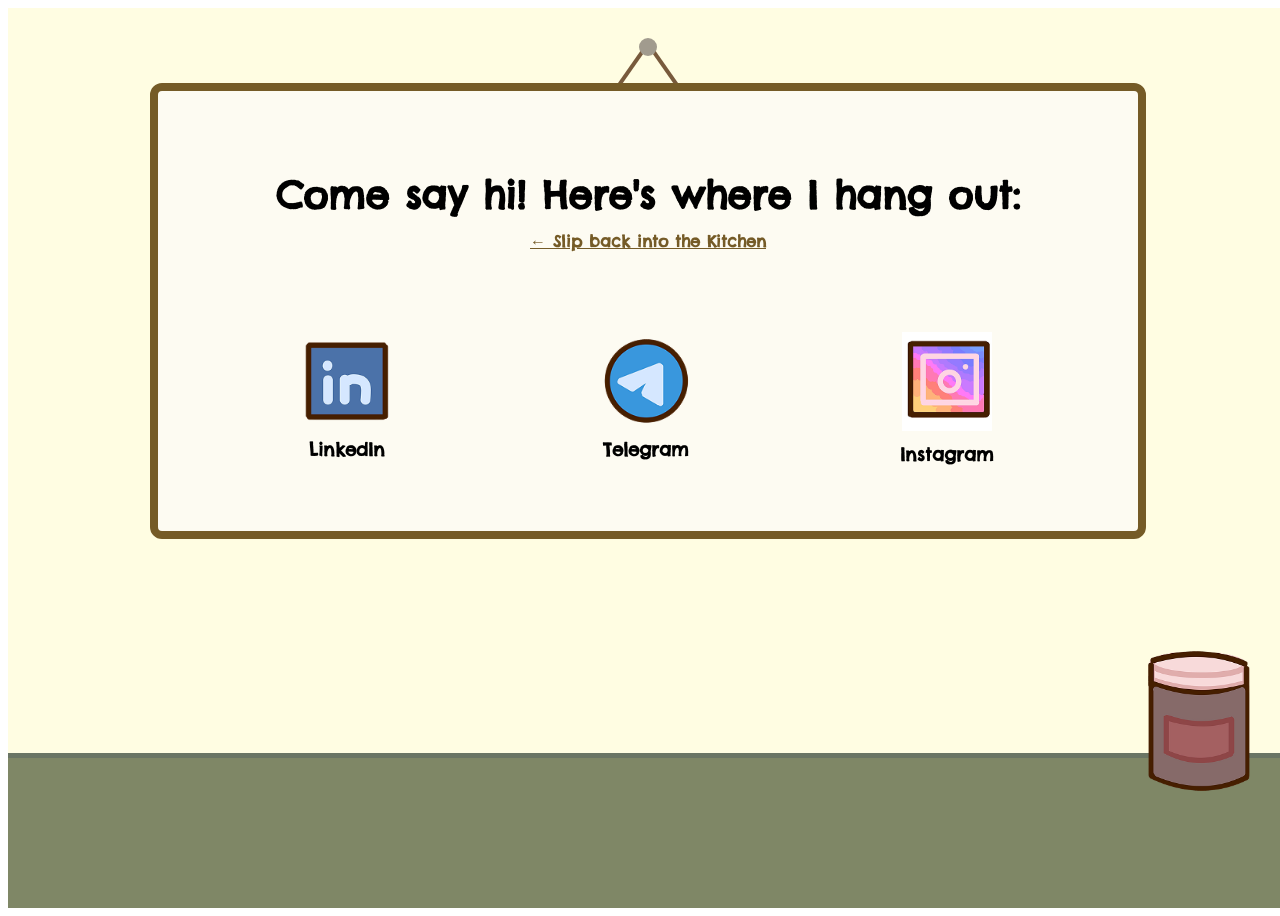
<file: socials.html>
<!DOCTYPE html>
<html lang="en">
<head>
    <meta charset="UTF-8">
    <meta name="viewport" content="width=device-width, initial-scale=1.0">
    <title>Socials - Kay's Kitchen</title>
    <link rel="stylesheet" href="style.css"> 
    <link href="https://fonts.googleapis.com/css2?family=Chelsea+Market&display=swap" rel="stylesheet">
</head>
<body>
    <div class="kitchen-page">
        
        <div class="string1"></div>
        <div class="string2"></div>
        <div class="paku"></div>

        <div class="whiteboard">
            <h1 class="page-title">Come say hi! Here's where I hang out:</h1>
            <p class="back-link"><a href="index.html">← Slip back into the Kitchen</a></p>

            <div class="socials-row">
                
                <a href="https://www.linkedin.com/in/khaira-zalfa-naila-9a4568264" target="_blank" style="text-decoration: none; color: inherit;">
                    <div class="linkedin">
                        <img src="Images/linkedin.png" alt="Linkedin icon">
                        <p>LinkedIn</p>
                    </div>
                </a>

                <div class="tele" 
                     onmouseenter="showTelegramTooltip()" 
                     onmouseleave="hideTelegramTooltip()" 
                     onclick="copyTelegramHandle()">
                    <img src="Images/tele.png" alt="Telegram">
                    <p>Telegram</p>
                </div>

                <a href="https://www.instagram.com/khairasaurus?igsh=MTE5NmRmanNkNmVnYg%3D%3D&utm_source=qr" target="_blank" style="text-decoration: none; color: inherit;">
                    <div class="insta">
                        <img src="Images/insta.png" alt="Instagram">
                        <p>Instagram</p>
                    </div>
                </a>

            </div> </div> <div class="email-cloud-tooltip" id="telegram-tooltip">Copy handle!</div>

        <div class="green-counter"></div>

        <div class="jar">
            <img src="Images/jar.png" alt="Jar">
        </div>

    </div> <audio id="magnet-sound" src="audio/ding.wav"></audio>

    <script>
        // 1. Hover Sound Engine
        function playDing() {
            var sound = document.getElementById("magnet-sound");
            sound.currentTime = 0; 
            sound.play();          
        }

        // Connects hover sound loops directly to your click links
        document.querySelectorAll('.linkedin, .insta').forEach(item => {
            item.addEventListener('mouseenter', playDing);
        });

        // 2. Clipboard String Injection
        function copyTelegramHandle() {
            var handleText = "@kayrawrsaurus";
            navigator.clipboard.writeText(handleText).then(function() {
                var tooltip = document.getElementById("telegram-tooltip");
                tooltip.innerText = "Username copied! ✨"; 
                setTimeout(function() {
                    tooltip.innerText = "Copy handle!";
                }, 2000);
            });
        }

        // 3. Javascript Helper Visibility States
        function showTelegramTooltip() {
            playDing(); 
            document.getElementById("telegram-tooltip").classList.add("show");
        }

        function hideTelegramTooltip() {
            document.getElementById("telegram-tooltip").classList.remove("show");
        }
    </script>
</body>
</html>
</file>
<file: style.css>
/* 1. THE KITCHEN WALL BACKGROUND */
.kitchen-page {
    width: 100vw;          /* Fill 100% of the screen width */
    height: 100vh;         /* Fill 100% of the screen height */
    background-color: #FFFDE2; 
    font-family: 'Chelsea Market', cursive; 
    position: relative;    /*  allows absolute-position things inside */
    overflow-y: scroll;      /* Keeps everything clean and inside the screen */
}

/* 2. THE WOODEN CABINETS COLOR */
.cabinet {
    background-color: #755B27; 
    position: absolute;       
    border: 5px solid #5C4A3D
}

/* THE CABINET HANDLES */
.handle1, .handle2, .handle3, .handle4 {
    background-color: #DCC0B1; 
    position: absolute;       
    
    /* The shape of a vertical handle bar */
    width: 29px;   
    height: 29px; 
    border-radius: 50%;
}

/* OVERHEAD CABINET KNOBS */
/* Left door knob */
.handle1 {
    bottom: 15px;
    left: 85%; /* Pushes it just to the left of the center line */
}

/* Right door knob */
.handle2 {
    bottom: 15px;
    right: 85%;  /* Pushes it just to the right of the center line */
}

/* LEFT TALL CABINET KNOB */
.handle3 {
    bottom: 30px; /* Positioned near the bottom right edge of this door */
    right: 15px;
}

/* RIGHT UPPER CABINET KNOB */
.handle4 {
    bottom: 30px; /* Positioned near the bottom left edge of this door */
    left: 15px;
}

/* CABINET 1: Overhead cabinets straight across the top */
.overhead1-cabinet {
    width: 357px;       /* Matches your fridge width perfectly! */
    height: 181px;      /* Fills the space from the top of the screen to the fridge */
    top: 0;
    left: 350px;
    border-radius: 4%;        
}

.overhead2-cabinet {
    width: 357px;
    height:181px;
    top: 0;
    right: 350px;
    border-radius: 4%
}

/* CABINET 2: Left side tall cupboard unit */
.left-cabinet {
    width: 350px;       /* Fills the wall space on the left side */
    height: 400px;      
    top: 0;
    left: -5px;
    border-radius: 5%;
}

/* CABINET 3: Right side upper cabinet unit */
.right-cabinet {
    width: 350px;       /* Fills the wall space on the right side */
    height: 400px;      
    top: 0;
    right: -9px;        /* Sits right where the fridge ends */
    border-radius: 5%;
}

/* CABINET 4: Lower right cabinet unit with counter top */
.lower-right-cabinet {
     width: 350px;       /* Fills the wall space on the right side */
    height: 215px;      
    top: 1000px;
    right: -9px;        /* Sits right where the fridge ends */
    border-radius: 5% 5% 0% 0%;        
}
.counter-top {
    width: 100%;                /* Spans across the entire lower cabinet width */
    height: 30px;               /* Thick countertop surface slab */
    background-color: #7F8766;  /* Your gorgeous muted sage/green countertop color! */
    border-radius: 5px 5px 0 0; /* Softly round just the top corners of the slab */
    border-color: #6A7564;
}

/* THE REFRIGERATOR SURFACES */
.fridge-top, .fridge-bottom {
    background-color: #FDFBF2; 
    border: 3px solid #CDCBC1;  
    position: absolute;        /* Lets us pin the doors to exact wall spots */
    left: 370px;               /* Pushes the fridge right between your cabinets */
}

/* UPPER FRIDGE DOOR */
.fridge-top {
    width: 675px;   /* Exact Figma width */
    height: 520px;  /* Exact Figma height */
    top: 200px;     /* Exact Y position from your Figma top panel! */
    
    /* Perfect corner rounding from your design */
    border-radius: 5%; 
}

.fridge-label {
    position: absolute;
    width: 80px;                /* Pill width */
    height: 28px;               /* Pill height */
    background-color: #798A75;  /* Matching accent sage green color */
    border-radius: 10px;        /* Round the edges into a badge pill shape */
    top: 25px;
    right: 40px;                /* Pins it to the upper right corner of the door */
}

/* LOWER FRIDGE DOOR */
.fridge-bottom {
    width: 675px;   /* Matches the width exactly */
    height: 500px;  /* Exact Figma height */
    top: 720px;     /* Starts right under the top door (181 + 498 + a 5px border gap) */
    
    border-radius: 5% 5% 0px 0px; 
}

/* THE SLICK VERTICAL HANDLES */
.fridge-handle1, .fridge-handle2 {
    position: absolute;
    width: 20px;                /* Sizing the width of the handle tube */
    background-color: #FFFFFF;  /* Crisp white fill */
    border: 3px solid #CDCBC1;  /* Matching outline color from your fridge edge */
    border-radius: 15px;        /* Fully rounds the tube pill shape */
    left: 30px;                 /* Pins it to the left side of the fridge doors */
}

/* Position the upper freezer door handle */
.fridge-handle1 {
    height: 260px;              /* Length of top handle */
    top: 160px;                 /* Centered vertically on the top door */
}

/* Position the lower fridge door handle */
.fridge-handle2 {
    height: 380px;              /* Length of bottom handle */
    top: 90px;                 /* Centered vertically on the bottom door */
}

.kitchen-floor-space {
    position: absolute;
    top: 1300px;  /* Pushes this invisible point way down past your fridge bottom */
    width: 100%;
    height: -5px;
}

/* SHARED MAGNET STYLING */
.welcome-to-kay, .home, .FAQ, .projects, .me, .phone-box {
    position: absolute; /* This allows you to position them anywhere inside the fridge door! */
    display: flex;
    flex-direction: column;   /* Stack the image and text vertically like a tower */
    align-items: center;      /* Force everything to snap perfectly to the center line! */
}

/* TOP FRIDGE DOOR CONTENT */

/* The main welcome letter magnets centered near the top */
.welcome-to-kay {
    top: 140px;
    left: 80px;
}

/* Make sure the welcome image scales nicely */
.welcome-to-kay img {
    width: 500px; /* Adjust this number to make the letters bigger or smaller! */
    height: auto;
}

/* The cute little home drawing pinned to the upper-left corner */
.home {
    top: 25px;
    left: 25px;
}

.home img {
    width: 110px; /* Keeping it small and cute */
    height: auto;
}

/* BOTTOM FRIDGE DOOR MAGNETS */

/* 1. FAQ Magnet (Top Left area of bottom door) */
.FAQ {
    top: 50px;
    left: 85px;
    text-align: center;
}

/* 2. Projects Magnet (Top Right area of bottom door) */
.projects {
    top: 40px;
    right: 90px;
    text-align: center;
}

/* 3. About Me Magnet (Bottom Left area of bottom door) */
.me {
    bottom: 50px;
    left: 90px;
    text-align: center;
}

/* 4. Socials Phone Box Magnet (Bottom Right area of bottom door) */
.phone-box {
    bottom: 20px;
    right: 80px;
    text-align: center;
}

/* OVERRIDE ONLY THE SOCIALS IMAGE SIZE */
.phone-box img {
    width: 110px; 
    height: auto;
    display: block;
    margin-bottom: 8px;
}

/* Quick image control so the icon scales nicely above its text tag */
.FAQ img, .projects img, .me img {
    width: 150px;       /* Colors the target images uniformly */
    height: auto;
    display: block;
    margin-bottom: 8px; /* Adds a nice gap directly below the image before the text starts */
}

/* FORCES ALL MAGNET TEXT TO TRUE CENTER */
.fridge-bottom p {
    margin: 0;          /* Erases the default browser layout margins */
    text-align: center; /* Guarantees the text strings themselves are centered */
    width: 100%;        /* Allows the text string to expand evenly across the base */
}

/* MAKING THE MAGNETS INTERACTIVE */
.FAQ, .projects, .me, .phone-box, .Contact-Icon {
    cursor: pointer; /* Turns the mouse arrow into a clicking hand! */
    
    /* Smooth transition engine: tells the browser to ease into changes over 0.3 seconds */
    transition: transform 0.3s ease; 
}

/* THE WIGGLE TIMELINE */
@keyframes magnetWiggle {
    0% { transform: scale(1.1) rotate(0deg); }    /* Start at scale 1.1 */
    25% { transform: scale(1.1) rotate(-3deg); }  /* Tilt left slightly */
    75% { transform: scale(1.1) rotate(3deg); }   /* Tilt right slightly */
    100% { transform: scale(1.1) rotate(0deg); }  /* Return to center */
}

/* WHEN THE MOUSE HOVERS OVER A MAGNET */
.FAQ:hover, .projects:hover, .me:hover, .phone-box:hover, .Contact-Icon:hover {
    /* 1. Make it scale up slightly bigger */
    transform: scale(1.1); 
    
    /* 2. Run our custom wiggle animation continuously over 0.25 seconds */
    animation: magnetWiggle 0.25s ease-in-out infinite; 
}

/* THE HANGING MECHANISMS */
.line1, .line2 {
    position: absolute;
    width: 4px;                 /* Thread thickness */
    height: 80px;               /* Length of string extending up to the pin */
    background-color: #785A3C;  /* Brown wood string color */
}

/* Left diagonal string slant */
.line1 {
    top: 580px;                 /* Extends from pin down to left corner of board */
    right: 130px;
    transform: rotate(-35deg);  /* Slants the string line left */
}

/* Right diagonal string slant */
.line2 {
    top: 580px;                 /* Extends from pin down to right corner of board */
    right: 195px;
    transform: rotate(35deg);   /* Slants the string line right */
}

/* THE PINK PUSH PIN */
.pink-paku {
    position: absolute;
    width: 18px;
    height: 18px;
    background-color: #8e887f;  /* Pastel pink push-pin head color! */
    border-radius: 50%;         /* Makes it a perfect circle button pin */
    border: 2px solid #8e887f;  /* Soft shadow accent rim border */
    top: 575px;                 /* Sits right at the peak apex of your string triangle */
    right: 153px;
}

.contact-board {
    position: absolute;
    background-color: #FDFBF2;  /* Clean card surface */
    border: 5px solid #755B27;   /* Matching wooden border frame */
    border-radius: 15px;
    width: 240px;
    height: 280px;
    
    /* Positioning it down safely below your left cabinet! */
    top: 650px;                 /* Shifted down from 335 so it clears the 400px tall cabinet */
    right: 40px;
    
    /* Layout & Layer controls */
    z-index: 10;
    display: flex;
    flex-direction: column;
    align-items: center;
    justify-content: center;
}

/* Quick clean scale fix for your mail image icon */
.Contact-Icon {
    width: 120px;
    height: auto;
}

/* THE FLOATING BUBBLE CENTERED BELOW THE BOARDS */
.email-cloud-tooltip {
    position: absolute;
    
    /* 🚨 COORDINATES PERFECTLY ADAPTED FOR THIS BOARD FRAME LINE */
    top: 465px;                 /* Rests gracefully 10px below your whiteboard baseline */
    right: 50%;                 /* Snaps straight to the center coordinate splitting axis */
    transform: translateX(50%); /* Automatically divides the capsule weight equally left and right */
    z-index: 9999;              
    
    display: none;
    background-color: #798A75;  
    color: #FDFBF2;             
    padding: 8px 16px;
    border-radius: 20px;        
    font-family: 'Chelsea Market', cursive;
    font-size: 14px;
    white-space: nowrap;        
}

.email-cloud-tooltip.show {
    display: block !important;
}


/* ==========================================================================
   SOCIALS PAGE STYLES 
   ========================================================================== */

/* 1. THE HANGING SYSTEM */
.string1, .string2 {
    position: absolute;
    width: 4px;
    height: 120px; /* Longer string for the wider board */
    background-color: #785A3C;
    z-index: 5;
}
.string1 {
    top: 27px;
    left: 47%;
    transform: rotate(35deg); /* Slanted wide left */
}
.string2 {
    top: 27px;
    right: 47%;
    transform: rotate(-35deg); /* Slanted wide right */
}
.paku {
    position: absolute;
    width: 18px;
    height: 18px;
    background-color: #A19B8E; /* A sleek grey metallic pin head */
    border-radius: 50%;
    top: 30px;
    left: 50%;
    transform: translateX(-50%);
    z-index: 6;
}

/* 2. THE WIDE WHITEBOARD CARD */
/* 2. THE WIDE WHITEBOARD CARD */
.whiteboard {
    position: absolute;
    background-color: #FDFBF2;
    border: 8px solid #755B27; 
    border-radius: 12px;
    width: 900px;             
    height: 380px;
    top: 75px;                 
    left: 50%;
    transform: translateX(-50%); 
    z-index: 10;
    
    /* 🚨 CHANGED: Stacks headers on top, and icons row on the bottom */
    display: flex;
    flex-direction: column;
    justify-content: flex-start; /* Aligns content starting from the top edge */
    align-items: center;
    padding: 30px 40px;          /* Nice padding at the top to clear the frame */
}

/* 🚨 3. THE BRAND NEW ROW LAYOUT ENGINE (ADD THIS IN!) */
.socials-row {
    display: flex;
    flex-direction: row;        /* Forces badges to sit side-by-side in a line */
    justify-content: space-around; /* Distributes the 3 badge blocks evenly across the board */
    align-items: center;
    width: 100%;                /* Spans completely across the inside of the board */
    margin-top: 80px;           /* Clean separation clearance beneath your text link */
}

/* 🚨 4. RESTORE INDIVIDUAL APP CONSTRAINTS */
.linkedin, .tele, .insta {
    display: flex;
    flex-direction: column;     /* Stacks the app image directly on top of its own label text */
    align-items: center;        /* Centers image and text together perfectly */
    cursor: pointer;
    transition: transform 0.3s ease;
}

/* Sizing controls for your app badge graphics */
.linkedin img, .tele img, .insta img {
    width: 90px;                /* Keeps your favorite chunky button sizing */
    height: auto;
    margin-bottom: 12px;
}

/* Remove absolute coordinates from headers so they follow the natural stack order */
.page-title {
    /* If it's absolute, remove absolute positioning so it acts like a normal text block */
    position: relative; 
    width: 100%;
    text-align: center;         /* Guarantees the text is perfectly centered */
    
    /* 🚨 THE NUDGE DOWN: Adds 50px of breathing room from the top ceiling screen edge */
    margin-top: 50px;           
    margin-bottom: 10px;        /* Small gap before the back link follows */
    
    font-size: 38px;
    color: #000000;
}

.back-link {
    margin: 0;
    text-align: center;
}

.back-link a {
    color: #755B27;
    text-decoration: underline;
    font-size: 16px;
}

.whiteboard p {
    margin: 0;
    font-size: 18px;
    color: #000000;
    font-weight: bold;
}

/* 4. HOVER INTERACTION FOR SOCIAL ICONS */
.linkedin:hover, .tele:hover, .insta:hover {
    transform: scale(1.15); /* Snappy feedback scale popup when you hover over them! */
}

/* 5. THE LOWER COUNTER SURFACE PANEL */
.green-counter {
    position: absolute;
    bottom: 0;
    left: 0;
    width: 100vw;
    height: 150px;               /* Thick bottom floor surface slab */
    background-color: #7F8766;   /* Matching your sage kitchen countertop green */
    border-top: 5px solid #6A7564;
    z-index: 2;
}

/* 6. THE COOKIE JAR */
.jar {
    position: absolute;
    bottom: 110px;               /* Sits right on top of the countertop surface line */
    right: 20px;                /* Tucked away into the bottom right corner */
    z-index: 15;                 /* Layers it safely in front of the counter wall split */
}

.jar img {
    width: 140px;                /* Sizing up the cute accent storage container */
    height: auto;
}


/* ==========================================================================
   FRIDGE FAQ PAGE STYLES
   ========================================================================== */
.faq-freezer-door {
    position: relative;
    width: 700px;                 /* Matches the exact width of your main fridge body! */
    height: 200px;                /* Proportional freezer door panel height */
    background-color: #EFEFE7;    /* Inside panel plastic coating gray */
    border: 12px solid #CDCBC1;   
    border-bottom: 6px solid #CDCBC1; 
    border-top: 0px;
    border-radius: 0px 0px 20px 20px; /* Rounds only the top corners! */
    
    /* Layout positioning */
    margin: 0px auto 0 auto;     
    padding: 15px 20px;
    box-sizing: border-box;
    box-shadow: inset 0px 5px 20px rgba(0,0,0,0.05);
}

.faq-freezer-shelf {
    position: relative;
    left: 1%;
    width: 625px;
    height: 20px;
    background-color:#ffffff;
    border-radius: 10px 10px 10px 10px
}

.faq-back-link {
    position: relative;
    width: 100%;
    text-align: center;         
    
    /* Clear out the top/left absolute pin rules from before */
    top: auto;
    left: auto;
    
    margin-top: 0;
    margin-bottom: 20px;        /* Creates a nice, clean buffer gap right above the fridge top frame */
    z-index: 100;
}

.faq-back-link a {
    color: #35280f;
    text-decoration: underline;
    font-weight: bold;
    font-size: 16px;
    transition: color 0.2s ease;
}

.faq-back-link a:hover {
    color: #5C4A3D;
}

/* THE REFRIGERATOR ENCLOSURE CABINET HOUSING */
.fridge-container {
    position: relative;
    width: 680px;
    height: 920px;                /* Adjusted so the total combined height stays completely proportional! */
    background-color: #EFEFE7;   
    
    border: 12px solid #CDCBC1;  
    border-top: 6px solid #CDCBC1; /* Thinner top border to seal the freezer connection line cleanly */
    border-radius: 20px 20px 20px 20px; /* Rounds only the bottom corners! */
    
    margin: -40px auto 0 auto;              
    box-shadow: inset 0px -10px 30px rgba(0,0,0,0.05);
    display: flex;
    flex-direction: column;
    overflow: hidden;    
    z-index:1;     
    transform: translateY(40px);   
}

/* 🚨 THE INTERNAL SCROLL ZONE ENGINE */
.fridge-shelves-area {
    display: flex;
    flex-direction: column;
    width: 100%;
    padding: 0 30px;
    box-sizing: border-box;
    
    /* 🚨 THE MAGIC LINES: Turns just the shelf layer into an independent scrolling zone! */
    flex-grow: 1;
    overflow-y: auto;            /* Shows a scrollbar ONLY if your questions overflow the space */
    scrollbar-width: thin;       /* Makes the scrollbar nice and clean in Firefox */
}

/* Optional: Make the scrollbar look like a subtle silver shelf runner in Chrome/Safari */
.fridge-shelves-area::-webkit-scrollbar {
    width: 6px;
}
.fridge-shelves-area::-webkit-scrollbar-thumb {
    background-color: #CDCBC1;
    border-radius: 10px;
}

/* THE ILLUMINATED INTERIOR CEILING FIXTURE */
.fridge-light {
    width: 250px;
    height: 18px;
    background-color: #FFFDE2;   /* Soft glowing warm yellow bulb light */
    border-radius: 0 0 10px 10px;
    margin: 0 auto 30px auto;
    box-shadow: 0px 5px 25px #FFFAB3, 0px 2px 10px rgba(255,250,179,0.5);
}

.fridge-shelves-area {
    display: flex;
    flex-direction: column;
    width: 100%;
    padding: 0 30px;
    box-sizing: border-box;
    flex-grow: 1;
}

/* THE STEPPING SHELF RUNNER COMPONENT */
.faq-shelf {
    display: flex;
    width: 100%;
    align-items: flex-start;
    justify-content: space-between;
    margin-bottom: 20px;
    /* This border line serves as the glass/wire rack shelf separation splitter line link! */
    border-bottom: 4px solid rgba(205, 203, 193, 0.4);
    padding-bottom: 15px;
}

.faq-item {
    width: 100%;
    display: flex;
    flex-direction: column;
}

/* THE INTERACTIVE HOVER BUTTON TAB BOX */
.faq-question {
    background-color: #FFFFFF;
    color: #000000;
    padding: 16px 20px;
    border-radius: 8px;
    font-weight: bold;
    cursor: pointer;
    display: flex;
    justify-content: space-between;
    align-items: center;
    transition: background-color 0.2s ease;
    box-shadow: 0 2px 5px rgba(0,0,0,0.03);
}
.faq-question:hover {
    background-color: #FDFBF2; /* Lights up slightly on touch highlight pointer */
}

.faq-question .arrow {
    font-size: 12px;
    transition: transform 0.3s ease;
    color: #798A75;
}

/* THE ACCORDION PANEL SLIDING REVEAL ANIMATION ENGINE */
.faq-answer {
    max-height: 0;             /* Hidden completely by collapsing structural height constraints */
    overflow: hidden;          /* Crops trailing overflow text cleanly */
    transition: max-height 0.3s cubic-bezier(0.4, 0, 0.2, 1), padding 0.3s ease;
    background-color: #D6D6C9; /* Your gorgeous aesthetic muted gray answer fill color */
    border-radius: 0 0 8px 8px;
    padding: 0 20px;
    box-sizing: border-box;
}

.faq-answer p {
    margin: 0;
    font-size: 15px;
    line-height: 1.5;
    color: #2F332E;
}

/* WHEN ITEM IS TOGGLED ACTIVE BY JAVASCRIPT */
.faq-item.active .faq-answer {
    max-height: 250px;         /* Dynamically slides straight open smoothly! */
    padding: 16px 20px;        /* Spreads the container back out to hold the paragraphs */
}
.faq-item.active .faq-question {
    border-radius: 8px 8px 0 0; /* Flattens bottom corners when connected to an open panel */
}
.faq-item.active .arrow {
    transform: rotate(180deg); /* Flips the direction indicator arrowhead right side up */
}

/* THE ACTUAL DRAW-OUT BOX FRAME */
.crisper-drawer {
    /* 🚨 CLEAN FIXED SIZES: This locks down the outer frame proportions */
    width: calc(100% - 60px);
    height: 175px;
    
    background-color: rgba(255, 255, 255, 0.4); 
    border: 3px solid rgba(205, 203, 193, 0.6);
    border-radius: 12px;
    margin: 20px auto 10px auto;
    position: relative;
    
    /* Remove the flex engine properties from the outer drawer 
       since our dedicated container box will handle it below! */
    box-sizing: border-box;
}

/* 🚨 THE INNER LAYOUT ENGINE BOX CONTAINER FOR THE JARS */
.crisper-food-assets {
    display: flex;
    flex-direction: row;       
    justify-content: flex-start; 
    align-items: flex-end;     
    gap: 0px;                 
    
    /* 💡 THIS is where the 100% properties belong! 
       It forces the inner container to expand perfectly up to the drawer edges */
    width: 100%;
    height: 100%;              
    padding: 3px 8px;        /* Creates a beautiful buffer cushion inside the glass line */
    box-sizing: border-box;
}

/* THE JAR GRAPHICS CONTROLS */
/* 🚨 THE CRUNCH FIX: Groups all three classes together so they ALL get scaled down! */
.joesd, .butter, .egg {           
    height: auto;              /* Keeps their proportions perfect */
    opacity: 0.5;             /* Gives them that gorgeous misty glass drawer look */
    align-self: flex-end;      /* Snaps their feet flat to the bottom of the drawer */
    position: relative;
}

.joesd {
    width: 150px;
}

.butter {
    width: 250px;
}

.egg {
    width: 200px
}

.egg {
    margin-left: -5px;
    margin-right: -20px;
    z-index: 5; 
}

.crisper-handle {
    position: absolute;
    top: 12px;
    left: 50%;
    transform: translateX(-50%);
    width: 300px;
    height: 20px;
    background-color: rgba(255, 255, 255, 0.945); /* Sleek recessed drawer grab handle slot */
    border-radius: 20px;
    border-color:#6b6b68;
    z-index: 6
}

/* THE SHARED BASE PANEL FOR BOTH INTERIOR DOORS */
.fridge-door-panel {
    position: absolute;
    width: 370px;               
    background-color: #EFEFE7;   /* Interior door liner gray plastic */
    
    /* Outlines and casing seals */
    border: 12px solid #CDCBC1;  
    border-left: 6px solid #A19B8E; /* Creates that deep corner hinge axis shadow */
    box-sizing: border-box;
    box-shadow: 15px 10px 25px rgba(0,0,0,0.07);
    z-index: 5;
    
    /* LAYOUT ENGINE: Stacks the door bins neatly down the panel */
    display: flex;
    flex-direction: column;
    justify-content: space-around;
    padding: 15px 10px;
}

/* PINS THE FREEZER DOOR TO THE TOP PANEL SECTION */
.freezer-door {
    height: 200px;               /* Matches your freezer section height perfectly! */
    top: 0px;                   /* Matches freezer margin-top */
    left: 74%;     /* Snaps right against the right wall of the main fridge */
    border-radius: 0px 0px 0px 16px;
    border-top: 0px
}

/* PINS THE MAIN FRIDGE DOOR TO THE LOWER BODY SECTION */
.main-door {
    height: 935px;               /* Matches the lower fridge container height! */
    top: 200px;                  /* 40px margin + 180px freezer height */
    left: 74%;     
    border-radius: 20px 0px 0px 20px;
}

/* --------------------------------------------------------------------------
   THE DOOR SHELF BIN MODULES
   -------------------------------------------------------------------------- */

.door-shelf {
    position: relative;
    width: 100%;
    height: 120px;               /* Vertical height compartment box */
    background-color: rgba(255, 255, 255, 0.2); /* Deep recessed shelf cavity */
    border: 5px solid rgba(205, 203, 193, 0.4);
    border-radius: 4px;
    display: flex;
    flex-direction: column;
    justify-content: flex-end;   /* Forces bottles to rest right on the shelf floor */
    overflow: hidden;            /* Crops bottle clipping cleanly behind the guard rail */
    margin-bottom: 5px;
}

/* THE TRANSLUCENT FRONT RAILING GUARD GLASS */
.door-shelf-rail {
    position: absolute;
    bottom: 0;
    left: 0;
    width: 100%;
    height: 35px;                /* Shield height covering the bottom third of the bottles */
    background-color: rgba(255, 255, 255, 0.55); /* Gorgeous frosted guard rack appearance! */
    border-top: 2px solid rgba(255, 255, 255, 0.8);
    z-index: 10;                 /* Locks it cleanly in front of your food image tags */
    pointer-events: none;        /* Allows clicking through the rail if needed */
}

/* 1. THE ROW WRAPPER ENGINE */
.door-bottle-row {
    display: flex;
    flex-direction: row;
    
    /* 🚨 THE MAGIC SHIFT: Moves all items to the absolute left edge! */
    justify-content: flex-start; 
    
    align-items: flex-end;        
    width: 100%;
    height: 100%;                  
    
    gap: -1px;                      
    padding-left: 1px;    
    padding-right: 4px;        
    padding-bottom: 0px;           
    z-index: 2;
    box-sizing: border-box;
}

/* 2. SHARED IMAGE STYLES FOR STABILITY */
.door-egg, .short-jar {
    height: auto;                  /* Keeps aspect ratio perfect */
    opacity: 0.90;                 /* Clean visual style matching the style */
    filter: drop-shadow(0px 2px 4px rgba(0,0,0,0.05));
    align-self: flex-end;          /* Absolute guarantee they stick to the floor */
}

/* 3. INDIVIDUAL WIDTH TUNING */
.door-egg { 
    width: 200px;                 
}

.short-jar { 
    width: 130px;                   /* 🚨 FIX: Scaled down the PB jar so it doesn't tower over the shelf */
}

/* QUICK AESTHETIC PLACEHOLDERS TO TEST TILL YOU DRAW YOUR ART ASSETS: */
.door-mayo, .door-milk {
  height: auto;                  /* Keeps aspect ratio perfect */
    opacity: 0.90;                 /* Clean visual style matching the style */
    filter: drop-shadow(0px 2px 4px rgba(0,0,0,0.05));
    align-self: flex-end;    
}

.door-milk { 
    width: 107px;
}

.door-mayo   { 
    width: 210px;
 }

.floor-faq {
    position:absolute;
    left: 0;
    width: 100%;
    height: 120px;
    top: 640;
    background-color:#5C4A3D;
    border-color:#3c3027;
    z-index: 0;
   
}

/* ==========================================================================
   ABOUT ME!
   ========================================================================== */

.about-wrapper {
    width: 100%;
    max-width: 950px;
    margin: 60px auto;
    position: relative;
    z-index: 1; 
}

/* THE CONTAINER ACTING AS THE MAROON BINDER COVER FRAME */
.cookbook-binder {
    position: relative;
    width: 100%;
    background-color: #7E2828;  /* Maroon book border */
    padding: 14px;
    border-radius: 14px;
    box-shadow: 0 15px 35px rgba(0,0,0,0.12);
    box-sizing: border-box;
    z-index: 2; 
}

/* THE INSIDE OPEN SPREAD PAGES */
.book-interior {
    display: flex;
    flex-direction: row;
    width: 100%;
    background-color: #F8ECE0;   /* Premium vanilla-toned cookbook paper */
    border-radius: 6px;
    min-height: 540px;
    position: relative;
    z-index: 3; /* Kept above binder, but below the active buttons */
}

/* THE CENTER SEAM CREASE DOWN THE SPINE */
.book-interior::after {
    content: '';
    position: absolute;
    left: 50%;
    top: 0;
    transform: translateX(-50%);
    width: 30px;
    height: 100%;
    background: linear-gradient(to right, rgba(0,0,0,0.01), rgba(0,0,0,0.05), rgba(0,0,0,0.01));
    pointer-events: none;
}

.book-half {
    flex: 1;
    padding: 40px;
    box-sizing: border-box;
}

.left-page {
    border-right: 1px dashed rgba(92, 74, 61, 0.12); 
}

/* BIOGRAPHY PRESENTATION BLOCK COMPONENTS */
.chef-avatar-frame {
    width: 130px;
    height: 130px;
    border-radius: 50%;
    border: 4px solid #CDCBC1;
    overflow: hidden;
    margin-bottom: 20px;
}
.chef-avatar {
    width: 100%;
    height: 100%;
    object-fit: cover;
}
.chef-name { font-size: 30px; color: #5C4A3D; margin: 0 0 5px 0; }
.chef-subtitle { font-size: 13px; color: #755B27; margin: 0; }
.page-divider { border: 0; border-top: 2px dashed #CDCBC1; margin: 20px 0; }
.chef-intro-p, .chef-intro-p2 { font-size: 14px; line-height: 1.6; color: #3F3B35; }

/* --------------------------------------------------------------------------
   THE INITIAL WELCOME PANEL DESIGN (LEFT PAGE OPEN STATE)
   -------------------------------------------------------------------------- */

.welcome-menu-box {
    text-align: center;
    padding: 20px 10px;
}
.welcome-heading {
    font-size: 26px;
    color: #5C4A3D;
    margin-bottom: 20px;
}
.chef-quote {
    font-size: 20px;
    font-style: italic;
    color: #755B27;
    line-height: 1.4;
    font-weight: bold;
    margin: 30px 0;
}
.dashed-line { border: 0; border-top: 2px dashed #CDCBC1; margin: 30px 0; }
.hint-text {
    font-size: 12px;
    color: #8C8A7A;
}

/* --------------------------------------------------------------------------
   THE STICKY INDEX TAB BUTTONS
   -------------------------------------------------------------------------- */

.book-tabs {
    position: absolute;
    right: -132px;               
    
    top: 50px;
    display: flex;
    flex-direction: column;
    gap: 10px;
    z-index: 10; 
}

.tab-btn {
    background-color: #f8ef9d;   /* Muted tab cardstock color */
    color: #5C4A3D;
    border: none;
    
    text-align: left;
    padding: 12px 12px 12px 35px;          
    width: 150px;            
    
    font-family: 'Chelsea Market', cursive;
    font-size: 12px;
    cursor: pointer;
    border-radius: 0 8px 8px 0;
    transition: all 0.2s ease-in-out;
    box-shadow: 3px 2px 5px rgba(0,0,0,0.05);
}
.tab-btn:hover {
    background-color: #fff6c3;
    padding-left: 40px;          
}

/* Tab highlights when active to lock straight onto the paper card background */
.tab-btn.active {
    background-color: #e0d39f;   /* Matches your custom vanilla paper tone perfectly! */
    font-weight: bold;
    padding-left: 42px;          
    position: relative;
    box-shadow: 4px 2px 5px rgba(0,0,0,0.02);
}

/* --------------------------------------------------------------------------
   THE PAGE FLIP TEXT FADE EFFECT
   -------------------------------------------------------------------------- */

.tab-content {
    display: none;
    animation: pageFlipFade 0.25s ease-out;
}
.tab-content.active-panel {
    display: block;
}

.recipe-heading {
    font-size: 24px;
    color: #755B27;
    border-bottom: 2px solid #5C4A3D;
    padding-bottom: 8px;
    margin-top: 0;
    margin-bottom: 25px;
}

.ingredient-grid h4, .edu-block h4 { margin: 15px 0 5px 0; color: #5C4A3D; }
.ingredient-grid p, .edu-block p { font-size: 14px; margin: 0 0 15px 0; color: #3F3B35; }

@keyframes pageFlipFade {
    from { opacity: 0; transform: translateX(8px); }
    to { opacity: 1; transform: translateX(0); }
}

/* --------------------------------------------------------------------------
   ✨ LANGUAGE STAR RATING SYSTEM
   -------------------------------------------------------------------------- */

.language-container {
    display: flex;
    flex-direction: column;
    gap: 12px; /* Spacing between rows */
    margin-top: 15px;
    max-width: 400px; /* Keeps the grid tight and neat */
}

.lang-row {
    display: flex;
    justify-content: space-between; /* Pushes text to left, stars to right */
    align-items: center;
}

.lang-name {
    font-size: 16px;
    font-weight: bold;
    color: #5C4A3D; /* Classic brown text color */
}

.stars {
    font-size: 18px; /* Adjusts star size */
    letter-spacing: 3px; /* Airs out the stars slightly */
}

/* Filled star styling */
.star.filled {
    color: #F5B041; /* Gorgeous golden star color */
}

/* Empty star styling */
.star:not(.filled) {
    color: #CDCBC1; /* Muted gray outline for empty slots */
}

/* -----------------------------------------------------------------------
       PROJECTS LAYOUT
   ---------------------------------------------------------------------- */

/* Ensure the total layout takes the counter color theme natively */
.projects-body {
    background-color: #7F8766 !important;
    margin: 0;
    font-family: 'Chelsea Market', sans-serif;
    overflow-x: hidden;
}

.projects-main-title {
    text-align: center; 
    padding-top: 40px; 
    margin: 0;
    color: #3F3B35;
}

.put-back-link {
    text-decoration: none;
    font-weight: bold;
    font-size: 16px;
    color: #755B27;
}

/* --- THE KITCHEN WORKSPACE CORE --- */
.kitchen-counter {
    position: relative;
    width: 100%;
    min-height: 80vh;
    display: flex;
    justify-content: center;
    align-items: center;
}

.carousel-container {
    display: flex;
    align-items: center;
    gap: 40px;
    z-index: 5;
}

/* --- 🌟 THE MAIN SUPER-SIZED CAROUSEL RECIPE CARD --- */
.recipe-card {
    width: 780px;        
    height: 500px;        
    background: url('Images/recipe card.png') no-repeat center center;
    background-size: contain;
    padding: 60px 85px;   
    display: flex;
    flex-direction: column;
    justify-content: center;
    box-sizing: border-box;
    z-index: 2;          
}

/* --- DECORATIVE TABLE ASSETS (MATCHA & SPATULA) --- */
.matcha-cup {
    position: absolute;
    left: 4%;
    top: -48px;
    transform: translateY(-50%);
    width: 220px;
    z-index: 1;
    pointer-events: none;
}
.matcha {
    width: 100%;
    height: auto;
}

.wooden-spoon {
    position: absolute;
    right: 0px;
    bottom: 5px;
    width: 260px;
    z-index: 1;
    pointer-events: none;
}
.spoon {
    width: 100%;
    height: auto;
}

/* --- HAND-DRAWN ARROW BUTTON CONTROLS --- */
.arrow-btn {
    background: none;
    border: none;
    cursor: pointer;
    padding: 0;
    width: 150px; /* Scales your custom iPad graphics beautifully */
    transition: transform 0.1s ease;
}
.arrow-btn:hover {
    transform: scale(1.1);
}
.arrow-btn img {
    width: 100%;
    height: auto;
}

/* --- INTERNAL FRONT CARD TEXT FORMATTING --- */
.card-content {
    margin-left: 4%; 
}
.card-content h2 {
    color: #5C4A3D;
    margin-bottom: 5px;
    font-size: 26px;
}
.card-content span {
    color: #755B27;
    font-size: 14px;
    text-transform: uppercase;
    letter-spacing: 1px;
}
.card-content p {
    color: #3F3B35;
    font-size: 15px;
    line-height: 1.5;
    margin-top: 15px;
    margin-bottom: 20px;
}

.see-more-btn {
    background-color: #755B27;
    color: #FFF;
    border: none;
    padding: 10px 18px;
    border-radius: 20px;
    cursor: pointer;
    font-family: inherit;
    margin-left: 4%;
    transition: background 0.2s;
}
.see-more-btn:hover {
    background-color: #5C4A3D;
}

/* --- 🚪 VERTICALLY SCROLLABLE OVERLAY BACKDROP --- */
.modal {
    position: fixed;
    top: 0; left: 0; width: 100%; height: 100%;
    background-color: rgba(0,0,0,0.4);
    display: none;
    justify-content: center;
    align-items: center;
    z-index: 100;
}
.modal-open { display: flex; }

.modal-backdrop {
    position: absolute;
    width: 100%; height: 100%;
    background-color: rgba(63, 59, 53, 0.5);
}

/* Blurring layout logic for background counter contents */
#main-content-wrapper {
    transition: filter 0.3s ease;
}
#main-content-wrapper.blurred-bg {
    filter: blur(8px);
}

.modal-scroll-container {
    position: relative;
    width: 100%;
    height: 100%;
    overflow-y: auto;
    display: flex;
    justify-content: center;
    padding: 60px 20px;
    box-sizing: border-box;
    z-index: 102;
}

/* --- 🌟 THE REAL-TIME GROWING PINK CARD CANVAS --- */
.expanded-recipe-sheet {
    position: relative;          /* Keeps your 'X' absolute-anchored in place */
    background-color: #FFDDE2;   /* Cozy solid pink background base */
    border: 8px solid #5C4A3D;   /* Dark chocolate border line from the layout book */
    border-radius: 12px;
    
    width: 100%;
    max-width: 780px;            /* Matches the carousel card width profile */
    min-height: 500px;           /* Forces standard size fallback when content is short */
    
    padding: 60px 75px; 
    margin: auto 0;
    box-shadow: 0 15px 35px rgba(0,0,0,0.4);
    box-sizing: border-box;
}

/* --- 🚨 CRUNCHY TOP-RIGHT CORNER COZY EXIT CROSS --- */
.close-modal {
    position: absolute;
    top: 20px;
    right: 25px;
    font-size: 38px;
    color: #5C4A3D;
    cursor: pointer;
    line-height: 1;
    transition: color 0.2s, transform 0.1s;
}
.close-modal:hover {
    color: #755B27;             
    transform: scale(1.1);
}

/* Expanded Inside Sheet Typography */
.expanded-recipe-sheet h2 {
    color: #5C4A3D;
    font-size: 32px;
    font-family: 'Chelsea Market', sans-serif;
    border-bottom: 3px dashed #755B27;
    padding-bottom: 12px;
    margin-top: 0;
    margin-bottom: 25px;
    max-width: 90%;             /* Stops overlapping with the corner close cross */
}

.expanded-recipe-sheet h3 {
    color: #755B27;
    font-size: 22px;
    margin-top: 25px;
    margin-bottom: 10px;
}

.expanded-recipe-sheet p, 
.expanded-recipe-sheet li {
    color: #3F3B35;
    font-size: 17px;
    line-height: 1.6;
}

.expanded-recipe-sheet ul, 
.expanded-recipe-sheet ol {
    margin-top: 10px;
    margin-bottom: 15px;
    padding-left: 25px;
}

.project-media-img {
    display: block;       /* Necessary for margin-auto to work on images */
    width: 90%;          
    max-width: 100%;      /* Ensures it doesn't break boundaries on tiny screens */
    height: auto;         /* Keeps original proportions intact */
    border-radius: 8px;   /* Soft, cozy rounded corner to match your aesthetic */
    
    /* Centering logic: Auto margins left/right with vertical spacing */
    margin: 20px auto;    
    
    border: 3px solid #5C4A3D; /* Cute dark chocolate frame */
    box-sizing: border-box;    /* Ensures padding/border stays within the 60% */
}
</file>
